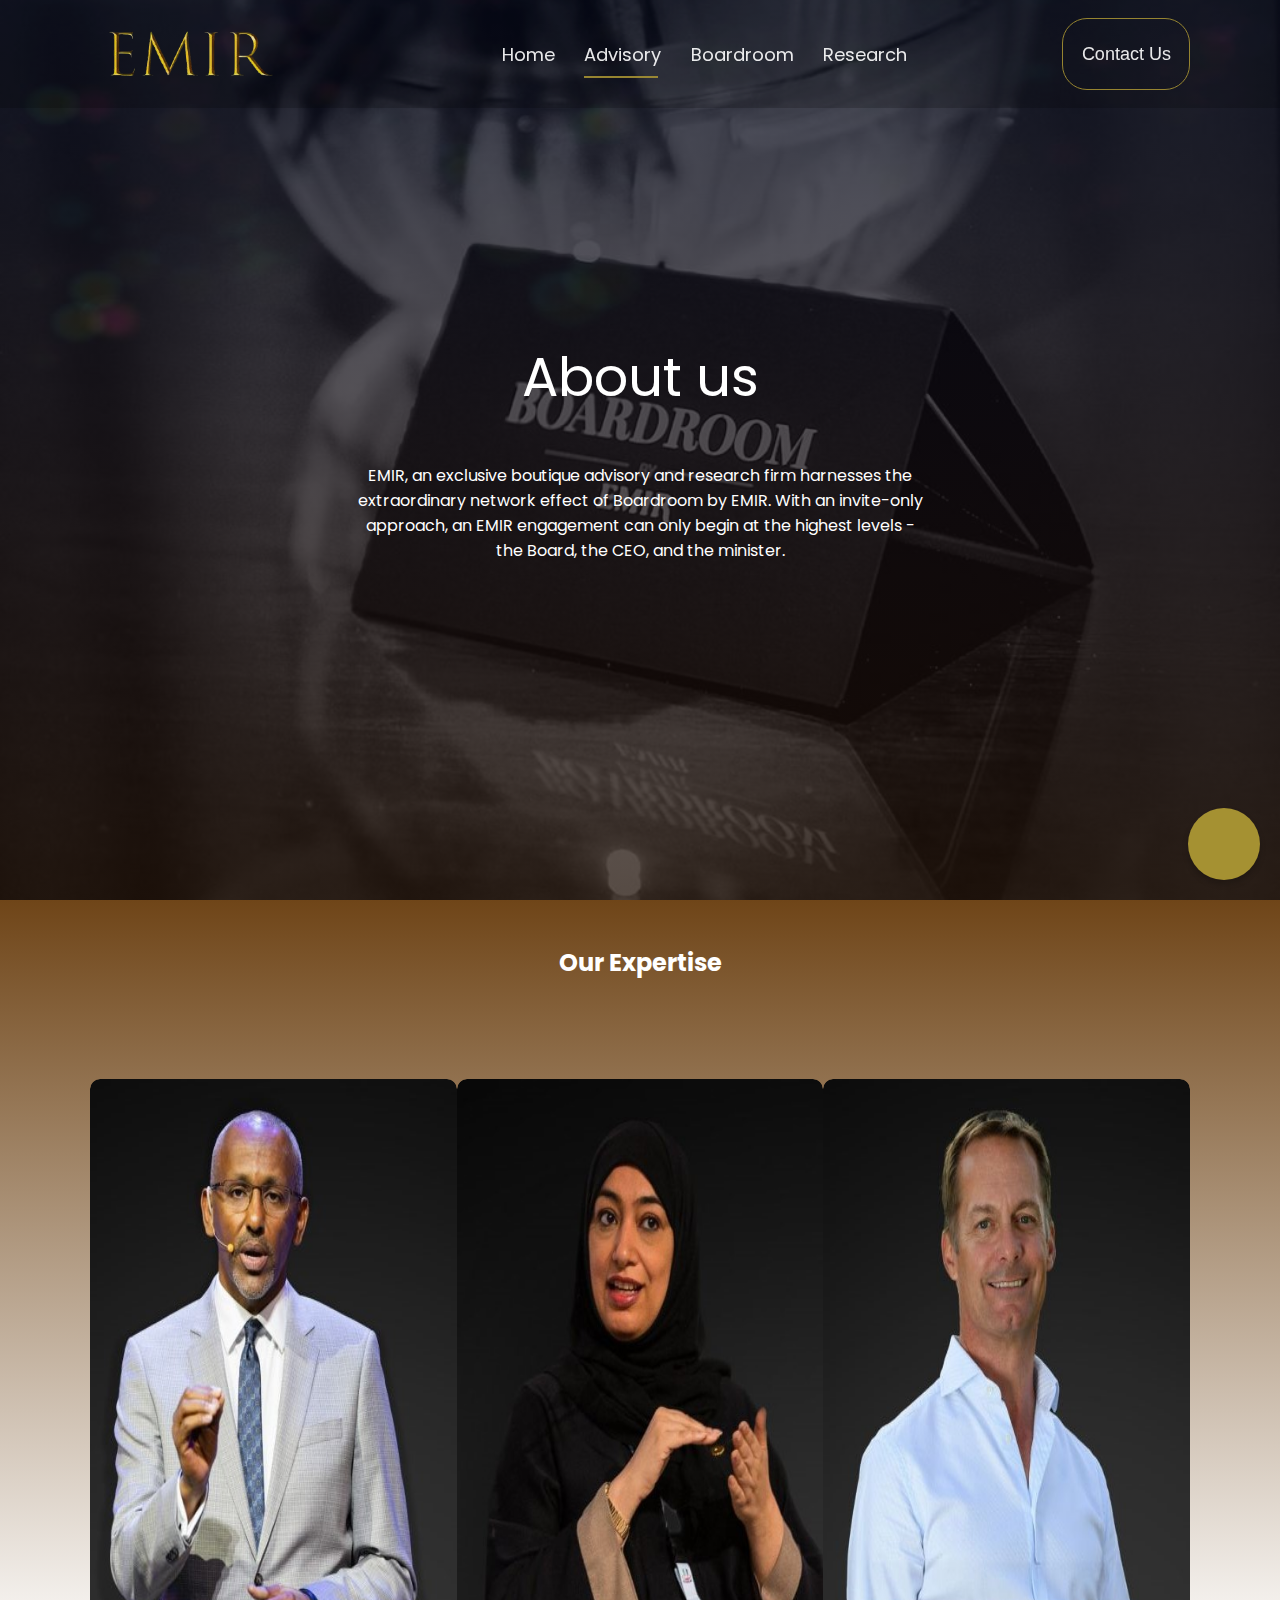
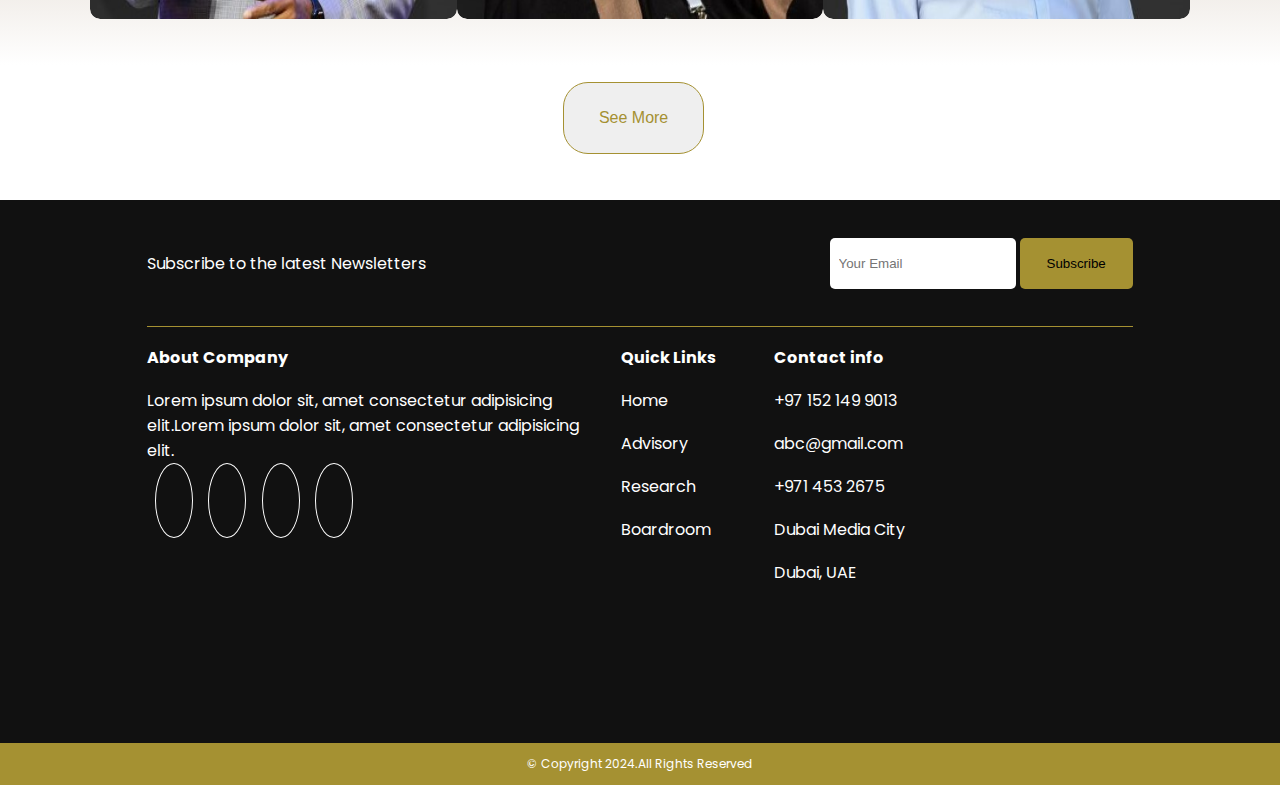
<file: advisory.html>
<!DOCTYPE html>
<html lang="en">
<head>
    <meta charset="UTF-8">
    <meta name="viewport" content="width=device-width, initial-scale=1.0">
    <title>About</title>
    <link
    rel="stylesheet"
    href="https://cdnjs.cloudflare.com/ajax/libs/font-awesome/6.4.0/css/all.min.css"
    integrity="sha512-iecdLmaskl7CVkqkXNQ/ZH/XLlvWZOJyj7Yy7tcenmpD1ypASozpmT/E0iPtmFIB46ZmdtAc9eNBvH0H/ZpiBw=="
    crossorigin="anonymous"
    referrerpolicy="no-referrer"/>
    <link rel="preconnect" href="https://fonts.googleapis.com">
    <link rel="preconnect" href="https://fonts.gstatic.com" crossorigin>
    <link href="https://fonts.googleapis.com/css2?family=Inter:ital,opsz,wght@0,14..32,100..900;1,14..32,100..900&family=Noto+Sans:ital,wght@0,100..900;1,100..900&family=Open+Sans:ital,wght@0,300..800;1,300..800&family=Poppins:ital,wght@0,100;0,200;0,300;0,400;0,500;0,600;0,700;0,800;0,900;1,100;1,200;1,300;1,400;1,500;1,600;1,700;1,800;1,900&family=Roboto:ital,wght@0,100;0,300;0,400;0,500;0,700;0,900;1,100;1,300;1,400;1,500;1,700;1,900&display=swap" rel="stylesheet">
    <link rel="stylesheet" href="advisory.css" /> 
</head>
<body>
    <section id="home">
        <!--navbar start-->
       <nav id="navbar">
          <div id="namelogo"><img src="images/emir.png" /></div>
          <div class="nav-links">
            <i class="fa-solid fa-xmark" id="cross-icon" onclick="cross()"></i>
            <a href="index.html" class="home active-link">Home</a>
            <a href="advisory.html">Advisory</a>
            <a href="boardroom.html">Boardroom</a>
            <a href="research.html">Research</a>

          </div>
          <button id="contact-btn"><a href="contact.html">Contact Us</a></button>
          <i class="fa-solid fa-bars"onclick="toggleMenu()" id="menu-icon"></i>
        </nav>
        <!--navbar ends-->
    
         <!-- First Section -->
  <section id="firstsection">
    <img src="images/boardroomcard.jpeg" alt="Background Image">
    <div id="firstsection-div">
      <h1>About us</h1>
      <p>EMIR, an exclusive boutique advisory and research firm harnesses the extraordinary network effect of Boardroom by EMIR. With an invite-only approach, an EMIR engagement can only begin at the highest levels - the Board, the CEO, and the minister.</p>
    </div>
  </section>
        
      <button id="scrollToBottomBtn"><i class="fa-solid fa-arrow-down"></i></button>
      </section>
      </section>
        <!--first-section ends-->


  <!--Project section starts-->
  <section id="project-section">
    <div id="project-outer-container">
      <h2 id="project-heading">Our Expertise</h2>
    <div id="project-container">
      <div class="project">
        <img src="images/ceo6.jpeg" class="project-img" />
        <div class="project-layer">
          <h4 class="project-title">Hanan Sakr</h4>
          <p class="project-description">Lorem ipsum dolor sit, amet consectetur adipisicing elit. Accusantium minus illum corporis similique sed rerum iure id laboriosam veritatis iste aut, veniam eligendi dolore, quo ut doloremque pariatur debitis sunt!</p>
          <a href="https://github.com/PRIYANKA22BSC/weather" class="project-link"><i class="fa-solid fa-arrow-up-right-from-square"></i
          ></a>
        </div>
      </div>
      <div class="project">
        <img src="images/ceo3.jpeg" class="project-img" />
        <div class="project-layer">
          <h4 class="project-title">Hanan Sakr</h4>
          <p class="project-description">
            Lorem ipsum dolor sit amet, consectetur adipisicing elit. Velit, necessitatibus deleniti. Quam distinctio mollitia qui asperiores omnis ex ullam animi ratione earum esse, eligendi soluta quia blanditiis aut tenetur perferendis?</p>
          <a href="https://www.behance.net/gallery/200998573/Nutri-go"class="project-link"><i class="fa-solid fa-arrow-up-right-from-square"></i
          ></a>
        </div>
      </div>
      <div class="project">
        <img src="images/ceo4.jpeg" class="project-img" />
        <div class="project-layer">
          <h4 class="project-title">Hanan Sakr</h4>
          <p class="project-description">Lorem ipsum dolor sit amet consectetur adipisicing elit. Fugit, libero odio, corrupti quo aliquid provident et a animi dolorum at esse necessitatibus. Accusamus voluptates excepturi nesciunt repudiandae voluptatibus? Possimus, porro?.</p>
          <a href="https://word.kesug.com/?i=1"class="project-link"><i class="fa-solid fa-arrow-up-right-from-square"></i
          ></a>
        </div>
      </div>
    </div>
    <div id="project-container2">
      <div class="project">
        <img src="images/ceo5.jpeg" class="project-img" />
        <div class="project-layer">
          <h4 class="project-title">Hanan Sakr</h4>
          <p class="project-description">Lorem ipsum dolor sit amet consectetur adipisicing elit. Magni nam neque quod adipisci nostrum repudiandae, eos!</p>
          <a href="https://github.com/PRIYANKA22BSC/weather" class="project-link"><i class="fa-solid fa-arrow-up-right-from-square"></i
          ></a>
        </div>
      </div>
      <div class="project">
        <img src="images/ceo4.jpeg" class="project-img" />
        <div class="project-layer">
          <h4 class="project-title">Hanan Sakr</h4>
          <p class="project-description">Lorem ipsum dolor sit amet consectetur adipisicing elit. Magni nam neque quod adipisci nostrum repudiandae, eos!</p>
          <a href="#"class="project-link"><i class="fa-solid fa-arrow-up-right-from-square"></i
          ></a>
        </div>
      </div>
      <div class="project">
        <img src="images/ceo2.jpeg" class="project-img" />
        <div class="project-layer">
          <h4 class="project-title">Hanan Sakr</h4>
          <p class="project-description">Lorem ipsum dolor sit amet consectetur adipisicing elit. Magni nam neque quod adipisci nostrum repudiandae, eos!</p>
          <a href="#"class="project-link"><i class="fa-solid fa-arrow-up-right-from-square"></i
          ></a>
        </div>
      </div>
    </div>
  </div>
    <button id="see-more-btn" onclick="project()">See More <i class="fa-solid fa-angles-down" id="see-more-icon"></i></button>
  </section>
  <!--Project section ends-->


        <!--footer section start-->
        <footer >
            <div id="firstdiv">
              <div id="firstdiv-firstchild"><p>Subscribe to the latest Newsletters</p></div>
              <div id="firstdiv-secondchild"><input type="email" placeholder="Your Email" id="footer-email">
              <button id="subscribe-btn">Subscribe</button></div>
            </div>
            <div id="seconddiv">
              <div id="seconddiv-firstchild">
           <h4>About Company</h4>
           <p>Lorem ipsum dolor sit, amet consectetur adipisicing elit.Lorem ipsum dolor sit, amet consectetur adipisicing elit.</p>
            <div id="footer-icons-container">
              <a
                href="#"
                class="social-iconlink"
                ><i class="fa-brands fa-linkedin-in"></i
              ></a>
              <a href="#"class="social-iconlink"
                ><i class="fa-brands fa-twitter"></i
              ></a>
              <a
                href="#"
                class="social-iconlink"
                ><i class="fa-brands fa-instagram"></i
              ></a>
              <a
              href="#"
              class="social-iconlink"
              ><i class="fa-brands fa-youtube"></i
            ></a>
    
            </div>
              </div>
              <div id="seconddiv-secondchild">
                <h4>Quick Links</h4>
                <a href="#" class="footer-links"><i class="fa-light fa-greater-than"></i> Home</a>
                <a href="#" class="footer-links"><i class="fa-light fa-greater-than"></i> Advisory</a>
                <a href="#" class="footer-links"><i class="fa-light fa-greater-than"></i> Research</a>
                <a href="#" class="footer-links"><i class="fa-light fa-greater-than"></i> Boardroom</a>
              </div>
              <div id="seconddiv-thirdchild">
                <h4>Contact info</h4>
                <p><i class="fa-brands fa-whatsapp"></i> +97 152 149 9013</p>
                <p><i class="fa-solid fa-envelope"></i> abc@gmail.com</p>
                <p><i class="fa-solid fa-phone"></i> +971 453 2675</p>
                <p><i class="fa-solid fa-location-dot"></i> Dubai Media City</p>
                 Dubai, UAE
              
               </div>
    
            </div>
            <div id="thirddiv"> <p>&copy Copyright 2024.All Rights Reserved
              </p></div>
            </footer>
            <!--footer section ends-->
            <!--scroll btn start-->
      <button id="scrollToTopBtn"><i class="fa-solid fa-arrow-up"></i></button>
         <!--scroll btn ends-->
    </body>
    <script src="advisory.js"></script>
</html>
</file>
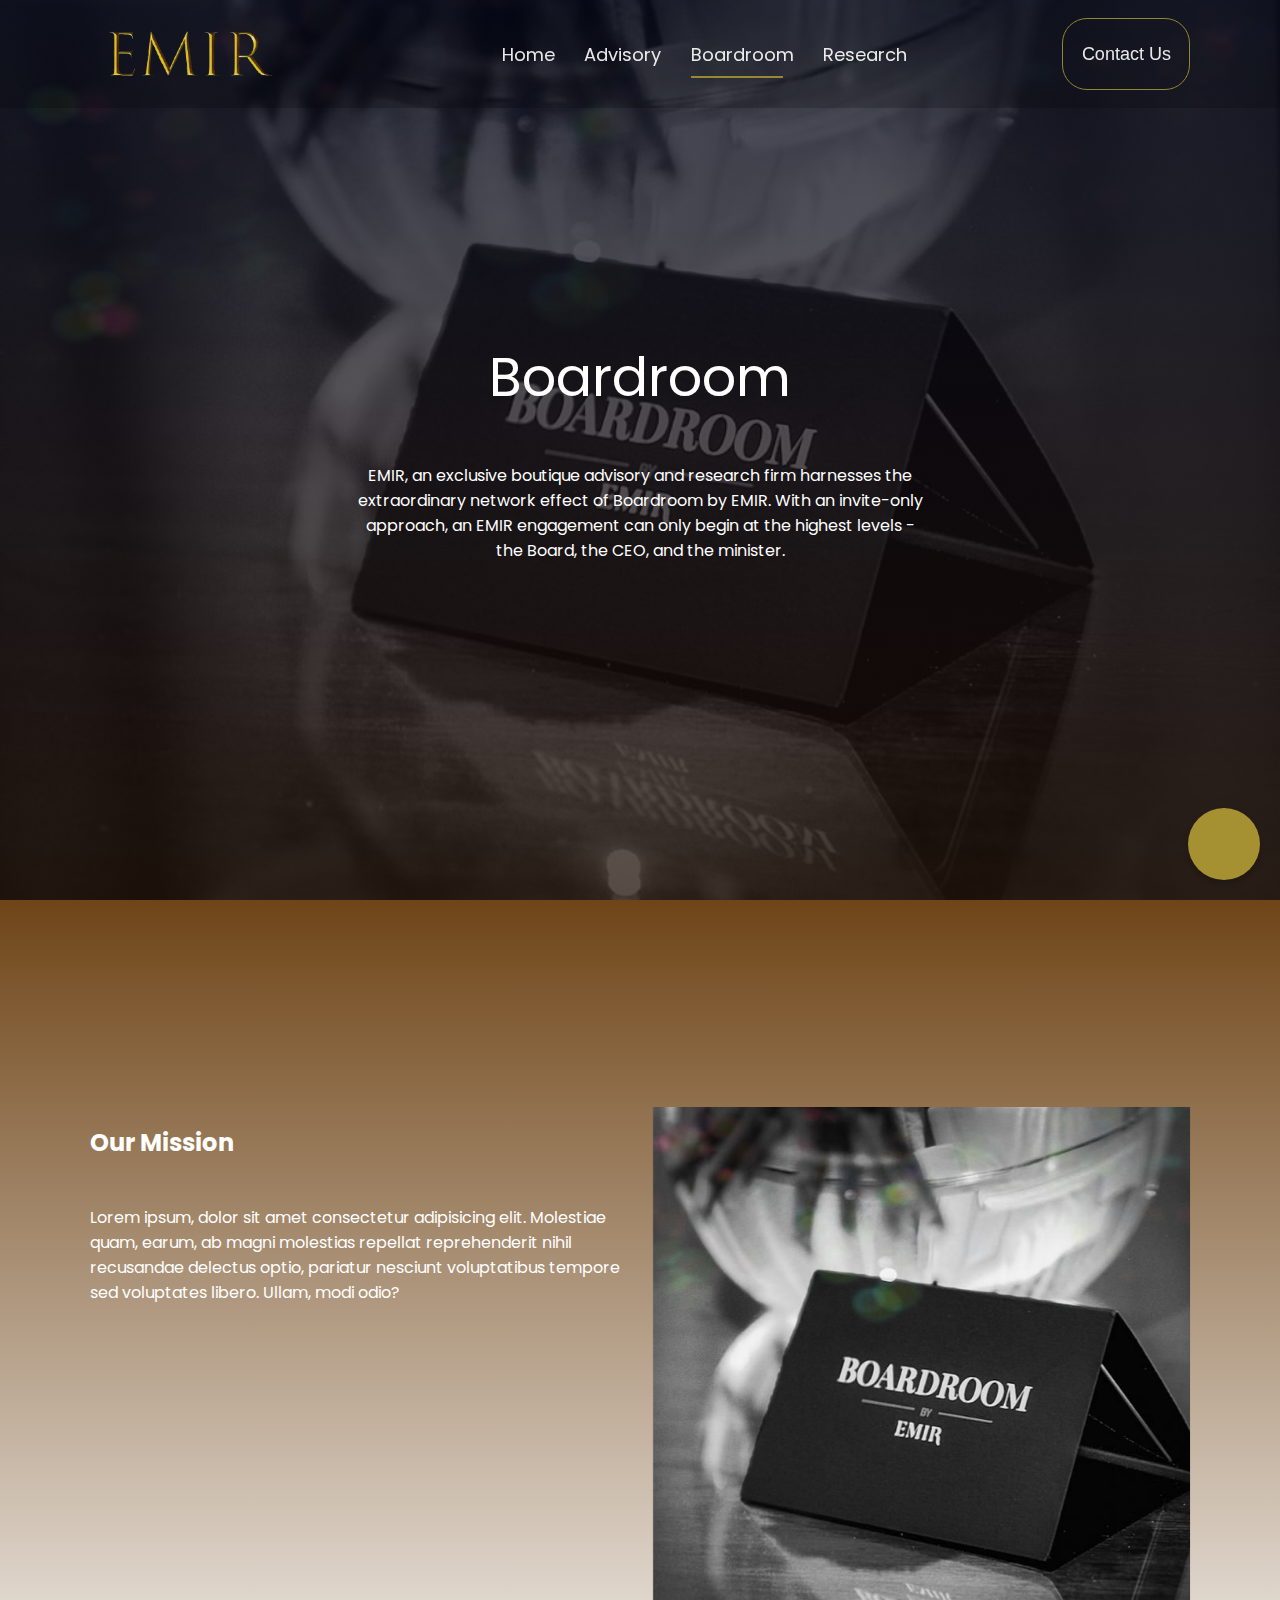
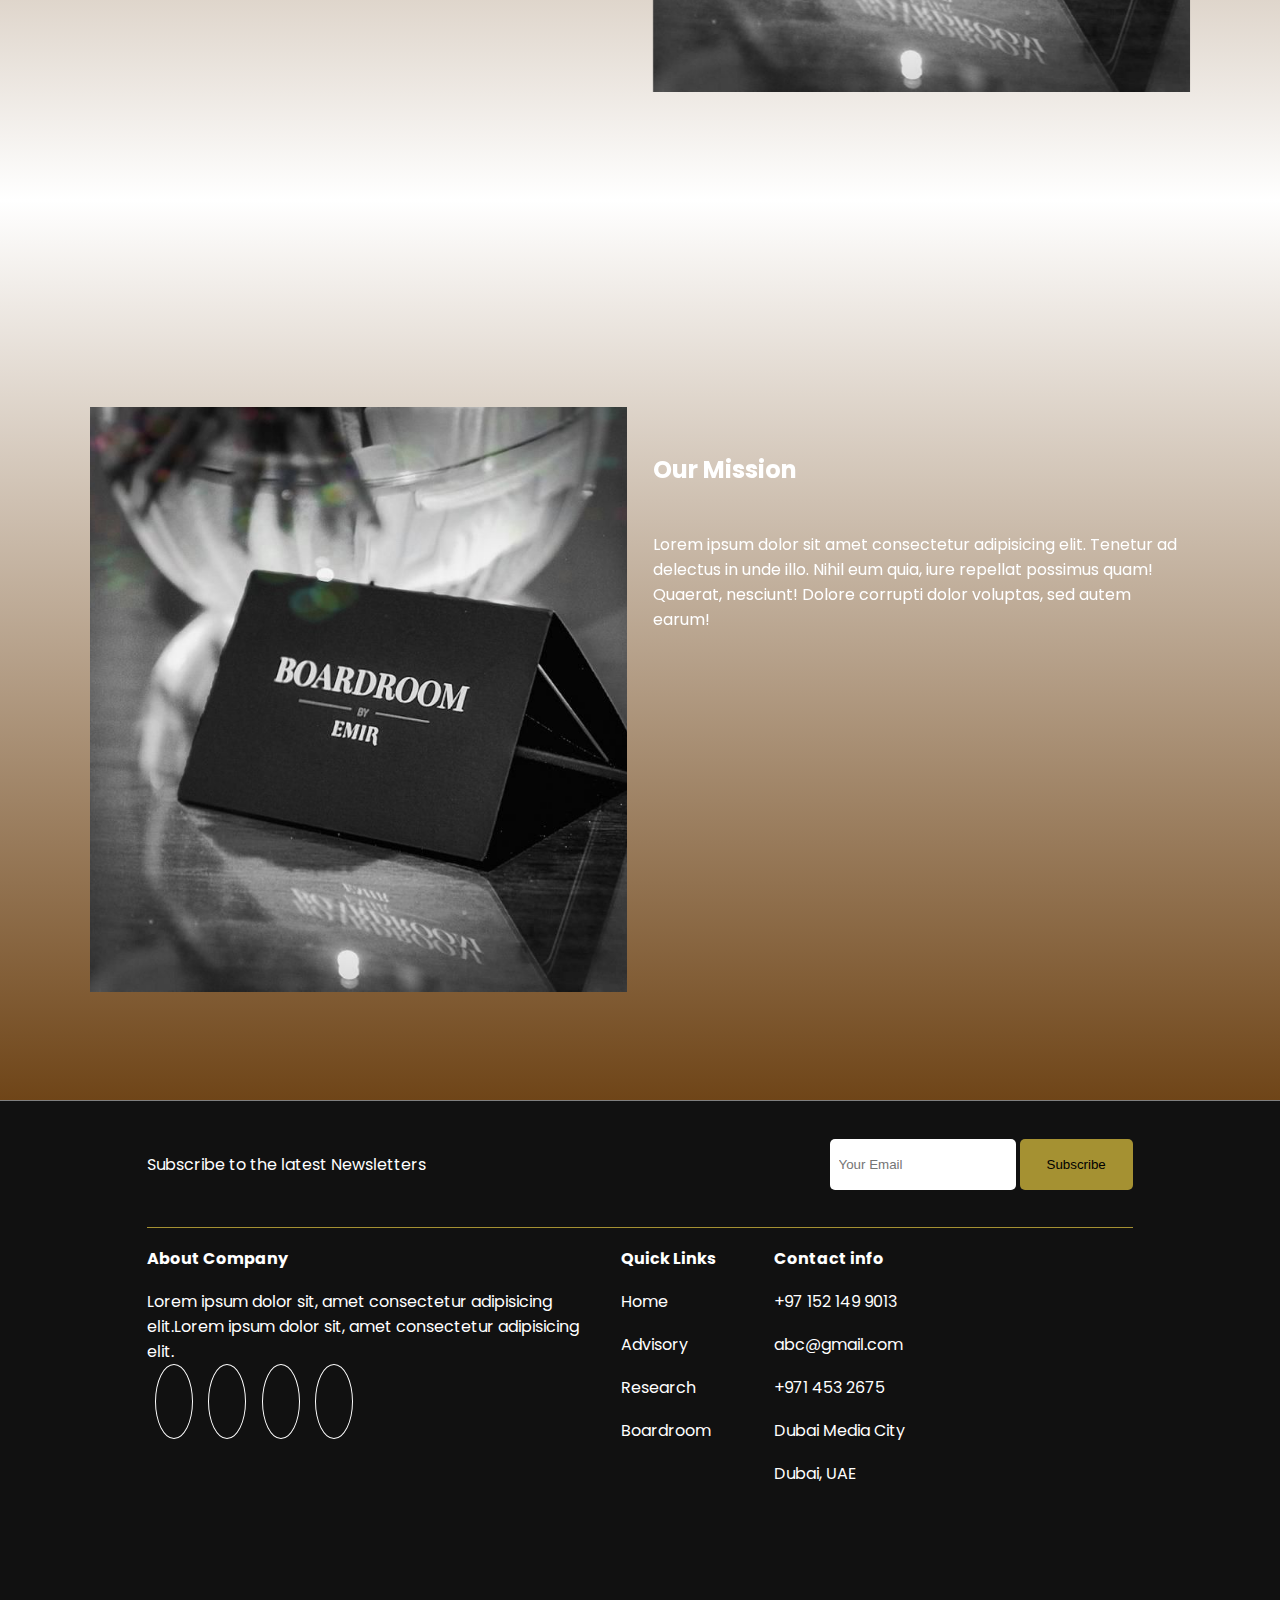
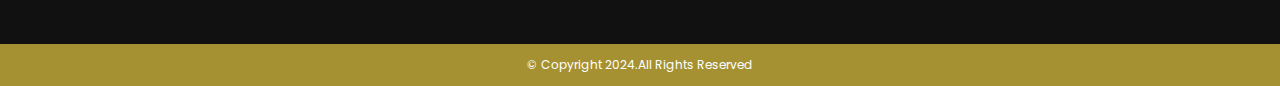
<file: boardroom.html>
<!DOCTYPE html>
<html lang="en">
<head>
    <meta charset="UTF-8">
    <meta name="viewport" content="width=device-width, initial-scale=1.0">
    <title>About</title>
    <link
    rel="stylesheet"
    href="https://cdnjs.cloudflare.com/ajax/libs/font-awesome/6.4.0/css/all.min.css"
    integrity="sha512-iecdLmaskl7CVkqkXNQ/ZH/XLlvWZOJyj7Yy7tcenmpD1ypASozpmT/E0iPtmFIB46ZmdtAc9eNBvH0H/ZpiBw=="
    crossorigin="anonymous"
    referrerpolicy="no-referrer"/>
    <link rel="preconnect" href="https://fonts.googleapis.com">
    <link rel="preconnect" href="https://fonts.gstatic.com" crossorigin>
    <link href="https://fonts.googleapis.com/css2?family=Inter:ital,opsz,wght@0,14..32,100..900;1,14..32,100..900&family=Noto+Sans:ital,wght@0,100..900;1,100..900&family=Open+Sans:ital,wght@0,300..800;1,300..800&family=Poppins:ital,wght@0,100;0,200;0,300;0,400;0,500;0,600;0,700;0,800;0,900;1,100;1,200;1,300;1,400;1,500;1,600;1,700;1,800;1,900&family=Roboto:ital,wght@0,100;0,300;0,400;0,500;0,700;0,900;1,100;1,300;1,400;1,500;1,700;1,900&display=swap" rel="stylesheet">
    <link rel="stylesheet" href="research.css" /> 
</head>
<body>
    <section id="home">
        <!--navbar start-->
       <nav id="navbar">
          <div id="namelogo"><img src="images/emir.png" /></div>
          <div class="nav-links">
            <i class="fa-solid fa-xmark" id="cross-icon" onclick="cross()"></i>
            <a href="index.html" class="home active-link">Home</a>
            <a href="advisory.html">Advisory</a>
            <a href="boardroom.html">Boardroom</a>
            <a href="research.html">Research</a>

          </div>
          <button id="contact-btn"><a href="contact.html">Contact Us</a></button>
          <i class="fa-solid fa-bars"onclick="toggleMenu()" id="menu-icon"></i>
        </nav>
        <!--navbar ends-->
    
         <!-- First Section -->
  <section id="firstsection">
    <img src="images/boardroomcard.jpeg" alt="Background Image">
    <div id="firstsection-div">
      <h1>Boardroom</h1>
      <p>EMIR, an exclusive boutique advisory and research firm harnesses the extraordinary network effect of Boardroom by EMIR. With an invite-only approach, an EMIR engagement can only begin at the highest levels - the Board, the CEO, and the minister.</p>
    </div>
  </section>
      <button id="scrollToBottomBtn"><i class="fa-solid fa-arrow-down"></i></button>
      </section>
      </section>
        <!--first-section ends-->
        
 <!--second-section start-->
 <section id="secondsection">
  <div id="secondsection-leftdiv">
    <h2>
      Our Mission
    </h2>
    <p>
     Lorem ipsum, dolor sit amet consectetur adipisicing elit. Molestiae quam, earum, ab magni molestias repellat reprehenderit nihil recusandae delectus optio, pariatur nesciunt voluptatibus tempore sed voluptates libero. Ullam, modi odio?
    </p>
  </div>
  <div id="secondsection-rightdiv">
    <img src="images/boardroomcard.jpeg" alt="Background Image">
  </div>
</section>
</section>

<!--second-section ends-->

<!--about-section start-->

<section id="about-section">
  <div id="aboutsection-leftdiv">
    
      <img src="images/boardroomcard.jpeg"id="abtsection-img" alt="image">
    
  </div>
  <div id="aboutsection-rightdiv">
    <h2>
      Our Mission
    </h2>
    <p>
  Lorem ipsum dolor sit amet consectetur adipisicing elit. Tenetur ad delectus in unde illo. Nihil eum quia, iure repellat possimus quam! Quaerat, nesciunt! Dolore corrupti dolor voluptas, sed autem earum!
     
    </p>
  </div>
</section>
<!--about Section ends-->
<!--footer section star-->

<footer >
  <div id="firstdiv">
    <div id="firstdiv-firstchild"><p>Subscribe to the latest Newsletters</p></div>
    <div id="firstdiv-secondchild"><input type="email" placeholder="Your Email" id="footer-email">
    <button id="subscribe-btn">Subscribe</button></div>
  </div>
  <div id="seconddiv">
    <div id="seconddiv-firstchild">
 <h4>About Company</h4>
 <p>Lorem ipsum dolor sit, amet consectetur adipisicing elit.Lorem ipsum dolor sit, amet consectetur adipisicing elit.</p>
  <div id="footer-icons-container">
    <a
      href="#"
      class="social-iconlink"
      ><i class="fa-brands fa-linkedin-in"></i
    ></a>
    <a href="#"class="social-iconlink"
      ><i class="fa-brands fa-twitter"></i
    ></a>
    <a
      href="#"
      class="social-iconlink"
      ><i class="fa-brands fa-instagram"></i
    ></a>
    <a
    href="#"
    class="social-iconlink"
    ><i class="fa-brands fa-youtube"></i
  ></a>

  </div>
    </div>
    <div id="seconddiv-secondchild">
      <h4>Quick Links</h4>
      <a href="#" class="footer-links"><i class="fa-light fa-greater-than"></i> Home</a>
      <a href="#" class="footer-links"><i class="fa-light fa-greater-than"></i> Advisory</a>
      <a href="#" class="footer-links"><i class="fa-light fa-greater-than"></i> Research</a>
      <a href="#" class="footer-links"><i class="fa-light fa-greater-than"></i> Boardroom</a>
    </div>
    <div id="seconddiv-thirdchild">
      <h4>Contact info</h4>
      <p><i class="fa-brands fa-whatsapp"></i> +97 152 149 9013</p>
      <p><i class="fa-solid fa-envelope"></i> abc@gmail.com</p>
      <p><i class="fa-solid fa-phone"></i> +971 453 2675</p>
      <p><i class="fa-solid fa-location-dot"></i> Dubai Media City</p>
       Dubai, UAE
    
     </div>

  </div>
  <div id="thirddiv"> <p>&copy Copyright 2024.All Rights Reserved
    </p></div>
  </footer>
<!--footer section ends-->
            <!--scroll btn start-->
      <button id="scrollToTopBtn"><i class="fa-solid fa-arrow-up"></i></button>
         <!--scroll btn ends-->
    </body>
    <script src="advisory.js"></script>
</html>
</file>
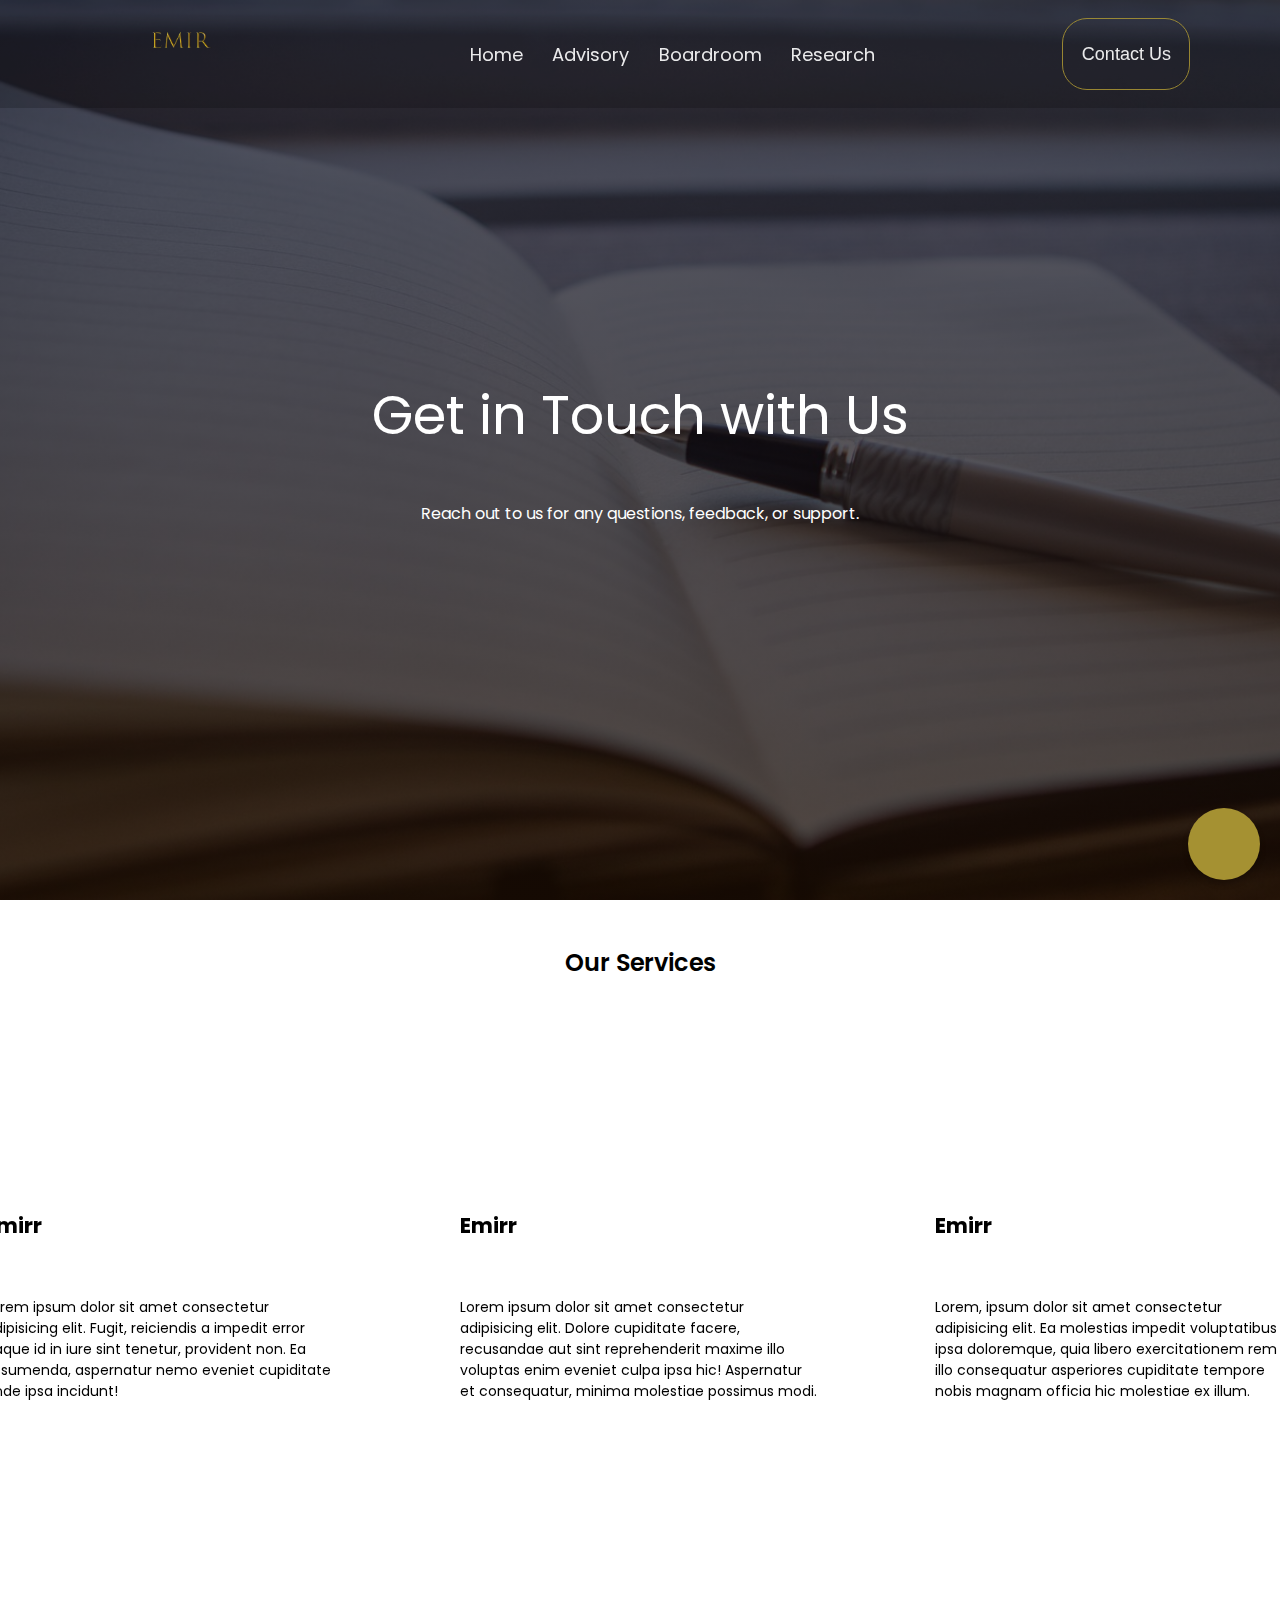
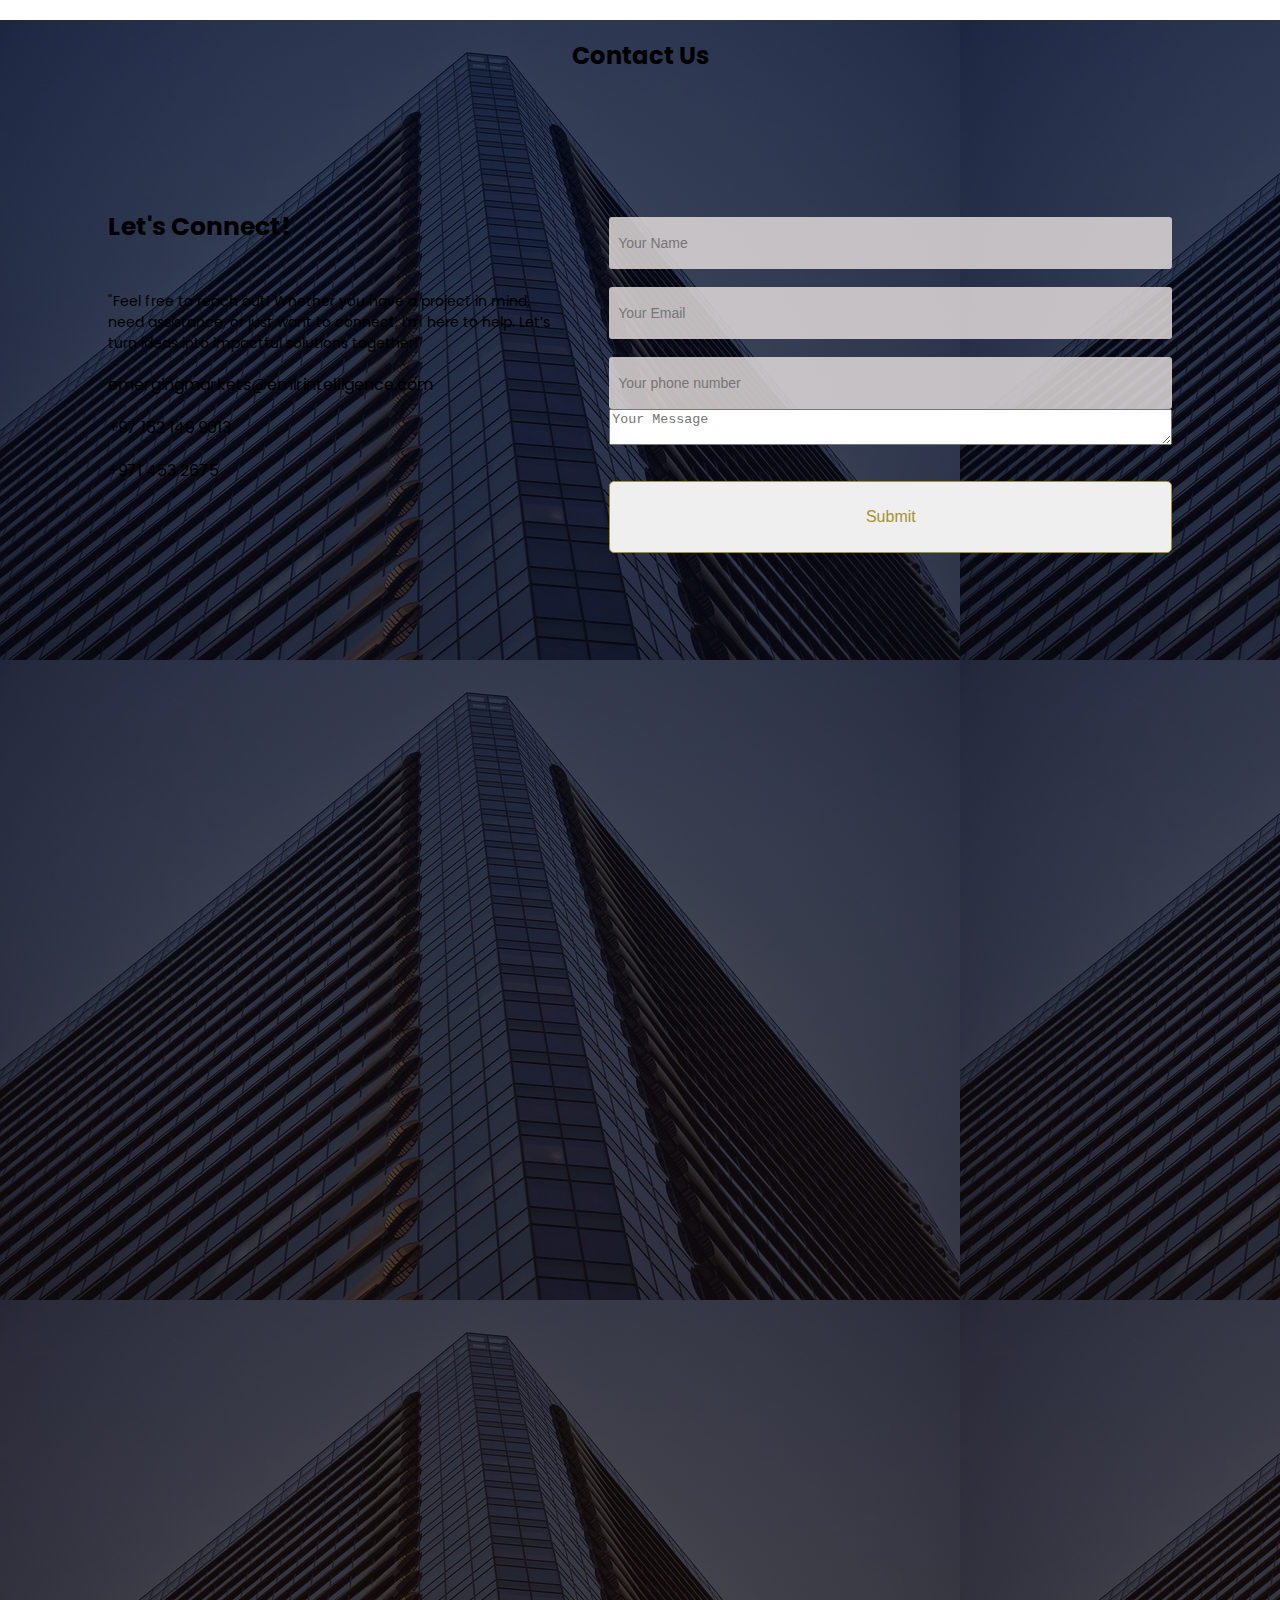
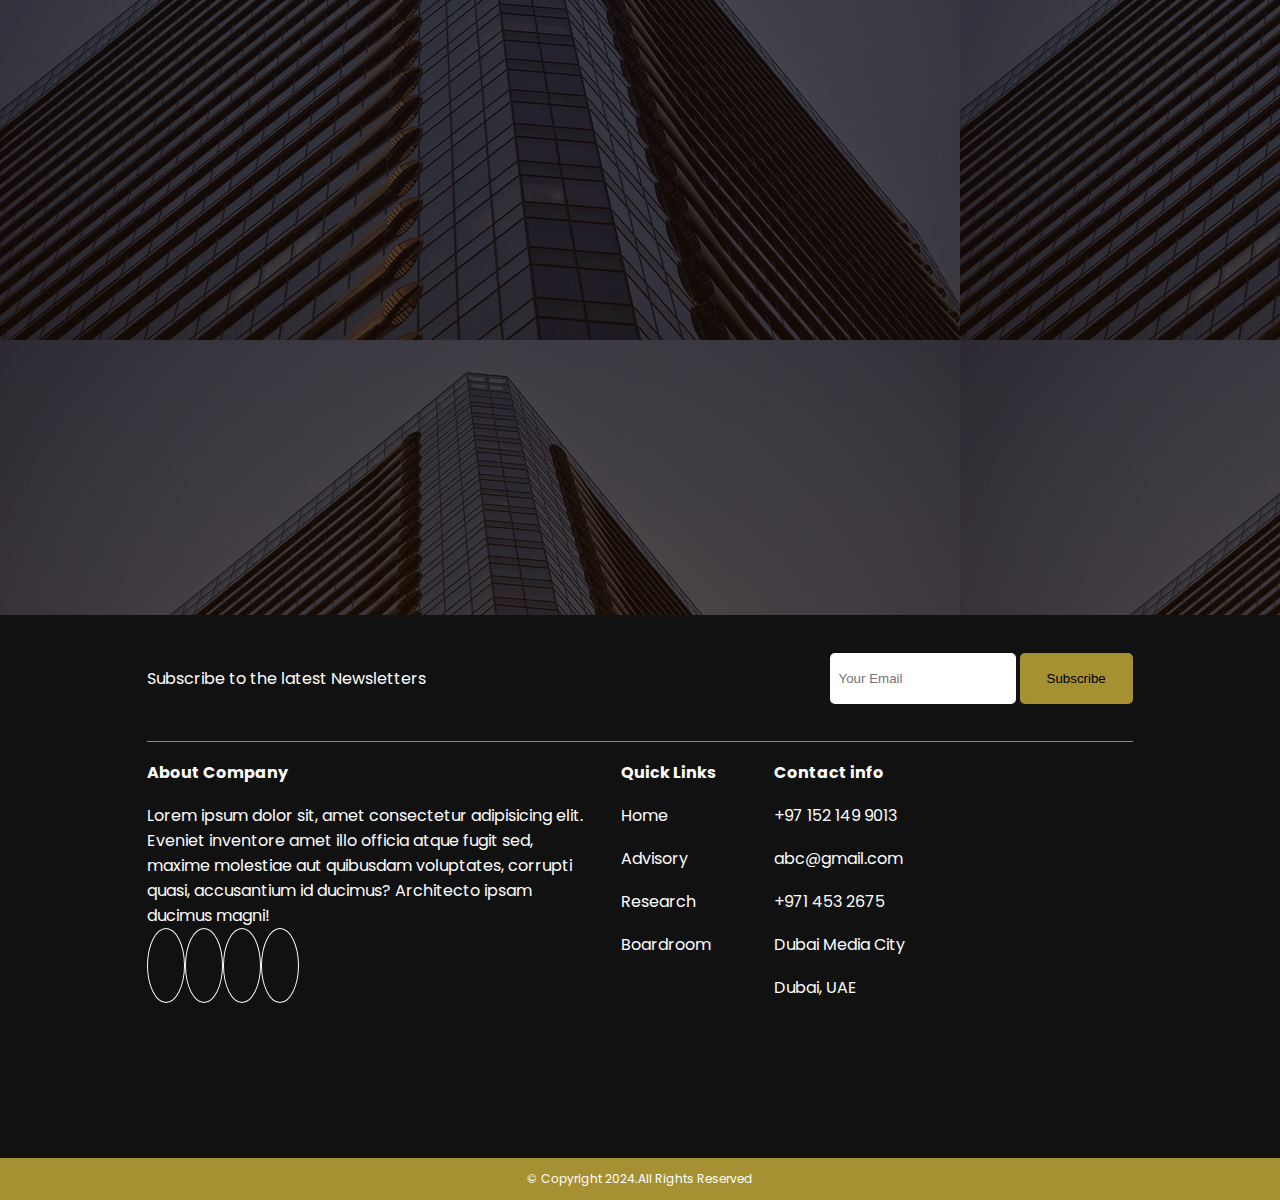
<file: contact.html>
<!DOCTYPE html>
<html lang="en">
<head>
    <meta charset="UTF-8">
    <meta name="viewport" content="width=device-width, initial-scale=1.0">
    <title>Contact</title>
    <link
    rel="stylesheet"
    href="https://cdnjs.cloudflare.com/ajax/libs/font-awesome/6.4.0/css/all.min.css"
    integrity="sha512-iecdLmaskl7CVkqkXNQ/ZH/XLlvWZOJyj7Yy7tcenmpD1ypASozpmT/E0iPtmFIB46ZmdtAc9eNBvH0H/ZpiBw=="
    crossorigin="anonymous"
    referrerpolicy="no-referrer"/>
    <link rel="preconnect" href="https://fonts.googleapis.com">
    <link rel="preconnect" href="https://fonts.gstatic.com" crossorigin>
    <link href="https://fonts.googleapis.com/css2?family=Inter:ital,opsz,wght@0,14..32,100..900;1,14..32,100..900&family=Noto+Sans:ital,wght@0,100..900;1,100..900&family=Open+Sans:ital,wght@0,300..800;1,300..800&family=Poppins:ital,wght@0,100;0,200;0,300;0,400;0,500;0,600;0,700;0,800;0,900;1,100;1,200;1,300;1,400;1,500;1,600;1,700;1,800;1,900&family=Roboto:ital,wght@0,100;0,300;0,400;0,500;0,700;0,900;1,100;1,300;1,400;1,500;1,700;1,900&display=swap" rel="stylesheet">
    <link rel="stylesheet" href="contact.css" /> 
</head>
<body>
  <section id="home">
    <!--navbar start-->
   <nav id="navbar">
      <div id="namelogo"><img src="images/emir.png" /></div>
      <div class="nav-links">
        <i class="fa-solid fa-xmark" id="cross-icon" onclick="cross()"></i>
        <a href="index.html" class="home active-link">Home</a>
        <a href="advisory.html">Advisory</a>
        <a href="boardroom.html">Boardroom</a>
        <a href="research.html">Research</a>

      </div>
      <button id="contact-btn"><a href="contact.html">Contact Us</a></button>
      <i class="fa-solid fa-bars"onclick="toggleMenu()" id="menu-icon"></i>
    </nav>
    <!--navbar ends-->

     <!-- First Section -->
<section id="firstsection">
<img src="images/contactbanner.jpg" alt="Background Image">
<div id="firstsection-div">
  <h1>Get in Touch with Us</h1>
  <p>Reach out to us for any questions, feedback, or support.</p>
</div>
</section>
    
  <button id="scrollToBottomBtn"><i class="fa-solid fa-arrow-down"></i></button>
  </section>
  </section>
    <!--first-section ends-->



    <!--Services section start-->
    <section id="service-section">
      <h2 id="my-service"> Our  Services</h2>
      <div id="service-container">
        <div class="services">
          <i class="fa-solid fa-user" class="service-icon"></i>
          <h2>Emirr</h2>
          <p>
           Lorem ipsum dolor sit amet consectetur adipisicing elit. Fugit, reiciendis a impedit error eaque id in iure sint tenetur, provident non. Ea assumenda, aspernatur nemo eveniet cupiditate unde ipsa incidunt!
          </p>
        </div>
        <div class="services">
          <i class="fa-solid fa-user" class="service-icon"></i>
          <h2>Emirr</h2>
          <p>
           Lorem ipsum dolor sit amet consectetur adipisicing elit. Dolore cupiditate facere, recusandae aut sint reprehenderit maxime illo voluptas enim eveniet culpa ipsa hic! Aspernatur et consequatur, minima molestiae possimus modi.
          </p>
        </div>
        <div class="services">
          <i class="fa-solid fa-user"></i>
          <h2>Emirr</h2>
          <p>
           Lorem, ipsum dolor sit amet consectetur adipisicing elit. Ea molestias impedit voluptatibus ipsa doloremque, quia libero exercitationem rem illo consequatur asperiores cupiditate tempore nobis magnam officia hic molestiae ex illum.
          </p>
        </div>
      </div>
    </section>
    <!--Services section ends-->


    <!--contact section start-->
    <section id="contact-outer-section" style="background-image: linear-gradient(rgba(4, 9, 30, 0.7), rgba(30, 14, 4, 0.7)), url('images/background.jpg')">
      <h2>Contact Us</h2>
   <section id="contact-section">
     <div id="contact-section-leftdiv">
      <h2 id="let-connect">Let's Connect!</h2>
      <p id="contact-para">"Feel free to reach out! Whether you have a project in mind, need assistance, or just want to connect, I’m here to help. Let’s turn ideas into impactful solutions together!"</p>
     <span class="email"> <i class="fa-solid fa-envelope" class="email-icon"></i> emergingmarkets@emirintelligence.com </span>
     <span class="email"> <i class="fa-brands fa-whatsapp" class="email-icon"></i> +97 152 149 9013</span>
     <span class="email"> <i class="fa-solid fa-phone" class="email-icon"></i>  +971 453 2675</span>
      <div id="contact-icons-container">
        <i class="fa-brands fa-linkedin" class="contact-icons"></i>
        <i class="fa-brands fa-square-github"class="contact-icons"></i>
        <i class="fa-brands fa-square-behance"class="contact-icons"></i>
      </div>
     </div>
     <div id="contact-section-form">
      <form id="form">
        <input type="text" placeholder="Your Name" class="input" id="name" required>
        <input type="email" placeholder="Your Email" class="input" id="email"  required>
        <input type="tel" id="phone" name="phone" placeholder="Your phone number"required>
       <textarea placeholder="Your Message" id="message"></textarea>
        <button id="submit-btn" onclick="sendMail()">Submit</button>
      </form>
    </div>
   </section>
  </section>
     <!--contact section ends-->

      <!--footer section start-->
      <footer >
        <div id="firstdiv">
          <div id="firstdiv-firstchild"><p>Subscribe to the latest Newsletters</p></div>
          <div id="firstdiv-secondchild"><input type="email" placeholder="Your Email" id="footer-email">
          <button id="subscribe-btn">Subscribe</button></div>
        </div>
        <div id="seconddiv">
          <div id="seconddiv-firstchild">
       <h4>About Company</h4>
        <p>Lorem ipsum dolor sit, amet consectetur adipisicing elit. Eveniet inventore amet illo officia atque fugit sed, maxime molestiae aut quibusdam voluptates, corrupti quasi, accusantium id ducimus? Architecto ipsam ducimus magni!</p>
        <div id="footer-icons-container">
          <a
            href="#"
            class="social-iconlink"
            ><i class="fa-brands fa-linkedin-in"></i
          ></a>
          <a href="#"class="social-iconlink"
            ><i class="fa-brands fa-twitter"></i
          ></a>
          <a
            href="#"
            class="social-iconlink"
            ><i class="fa-brands fa-instagram"></i
          ></a>
          <a
          href="#"
          class="social-iconlink"
          ><i class="fa-brands fa-youtube"></i
        ></a>
         
        </div>
          </div>
          <div id="seconddiv-secondchild">
            <h4>Quick Links</h4>
            <a href="#" class="footer-links"><i class="fa-light fa-greater-than"></i> Home</a>
            <a href="#" class="footer-links"><i class="fa-light fa-greater-than"></i> Advisory</a>
            <a href="#" class="footer-links"><i class="fa-light fa-greater-than"></i> Research</a>
            <a href="#" class="footer-links"><i class="fa-light fa-greater-than"></i> Boardroom</a>
          </div>
          <div id="seconddiv-thirdchild">
            <h4>Contact info</h4>
            <p><i class="fa-brands fa-whatsapp"></i> +97 152 149 9013</p>
            <p><i class="fa-solid fa-envelope"></i> abc@gmail.com</p>
            <p><i class="fa-solid fa-phone"></i> +971 453 2675</p>
            <p><i class="fa-solid fa-location-dot"></i> Dubai Media City</p>
             Dubai, UAE
          
           </div>

        </div>
        <div id="thirddiv"> <p>&copy Copyright 2024.All Rights Reserved
          </p></div>
        </footer>
        <!--footer section ends-->
        <!--scroll btn start-->
  <button id="scrollToTopBtn"><i class="fa-solid fa-arrow-up"></i></button>
     <!--scroll btn ends-->
</body>
<script>
  /*---active-link js start---*/
  const navLinks = document.querySelectorAll('.nav-links a');

// Function to set the active link based on the current URL
function updateActiveLink() {
    const currentPath = window.location.pathname.split('/').pop(); // Get current file name
    navLinks.forEach(link => {
        link.classList.remove('active-link');
        if (link.getAttribute('href') === currentPath) {
            link.classList.add('active-link');
        }
    });
}

// Update active link on page load
updateActiveLink();

// Also update when a link is clicked
navLinks.forEach(link => {
    link.addEventListener('click', () => {
        updateActiveLink();
    });
});

/*---active-link js end---*/


/*---js start for toggling menu---*/

function toggleMenu(){
    let navlink=document.querySelector(".nav-links");
    navlink.classList.toggle('show');
   }

/*---js end for toggling menu---*/

/*--js for cross-icon starts--*/
 function cross(){
    let navlink=document.querySelector(".nav-links");
    navlink.classList.remove('show');
 }
/*--js for cross-icon ends--*/



  /*-- transition js start for contact hero section--*/
document.addEventListener("DOMContentLoaded", () => {
  const sectionDiv = document.getElementById("firstsection-div");

  // Add the 'visible' class to trigger the transition effect
  setTimeout(() => {
    sectionDiv.classList.add("visible");
  }, 100); // Delay for smoother effect
});
/*-- transition js ends for  contact section --*/

/*--scroll bottom to top btn js start--*/
 // Select the button
 const scrollToTopBtn = document.getElementById('scrollToTopBtn');

 // Show button when scrolled down 200px
 window.addEventListener('scroll', () => {
   if (window.scrollY > 200) {
     scrollToTopBtn.style.display = 'block';
   } else {
     scrollToTopBtn.style.display = 'none';
   }
 });

 // Scroll to the top when button is clicked
 scrollToTopBtn.addEventListener('click', () => {
   window.scrollTo({
     top: 0,
     behavior: 'smooth' // Smooth scrolling
   });
 });
/*--scroll bottom to top btn js ends--*/


/*--scroll top to bottom  btn js start--*/
  // Select the button
  const scrollToBottomBtn = document.getElementById('scrollToBottomBtn');

  // Scroll to the bottom when button is clicked
  scrollToBottomBtn.addEventListener('click', () => {
    window.scrollTo({
      top: document.body.scrollHeight, // Scroll to the bottom
      behavior: 'smooth' // Smooth scrolling
    });
  });
/*--scroll top to bottom btn js ends--*/


</script>
</html>
</file>
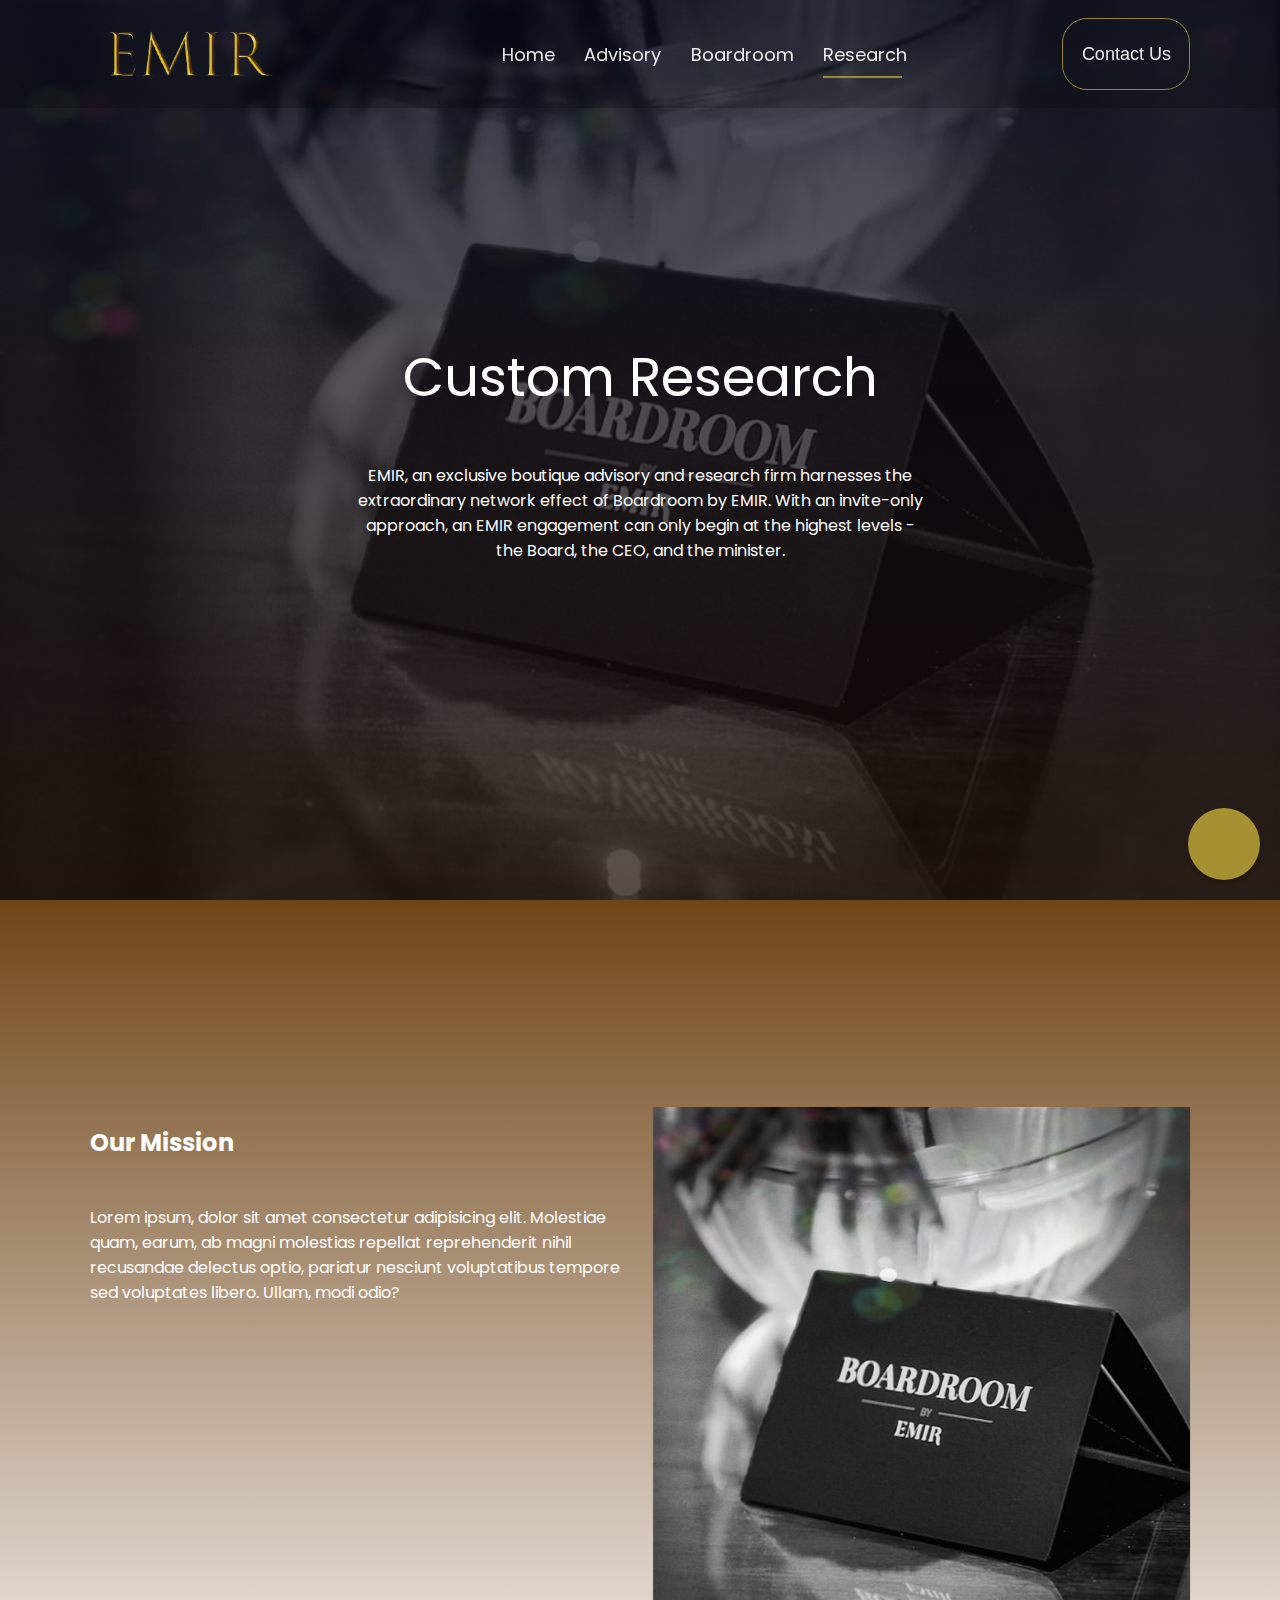
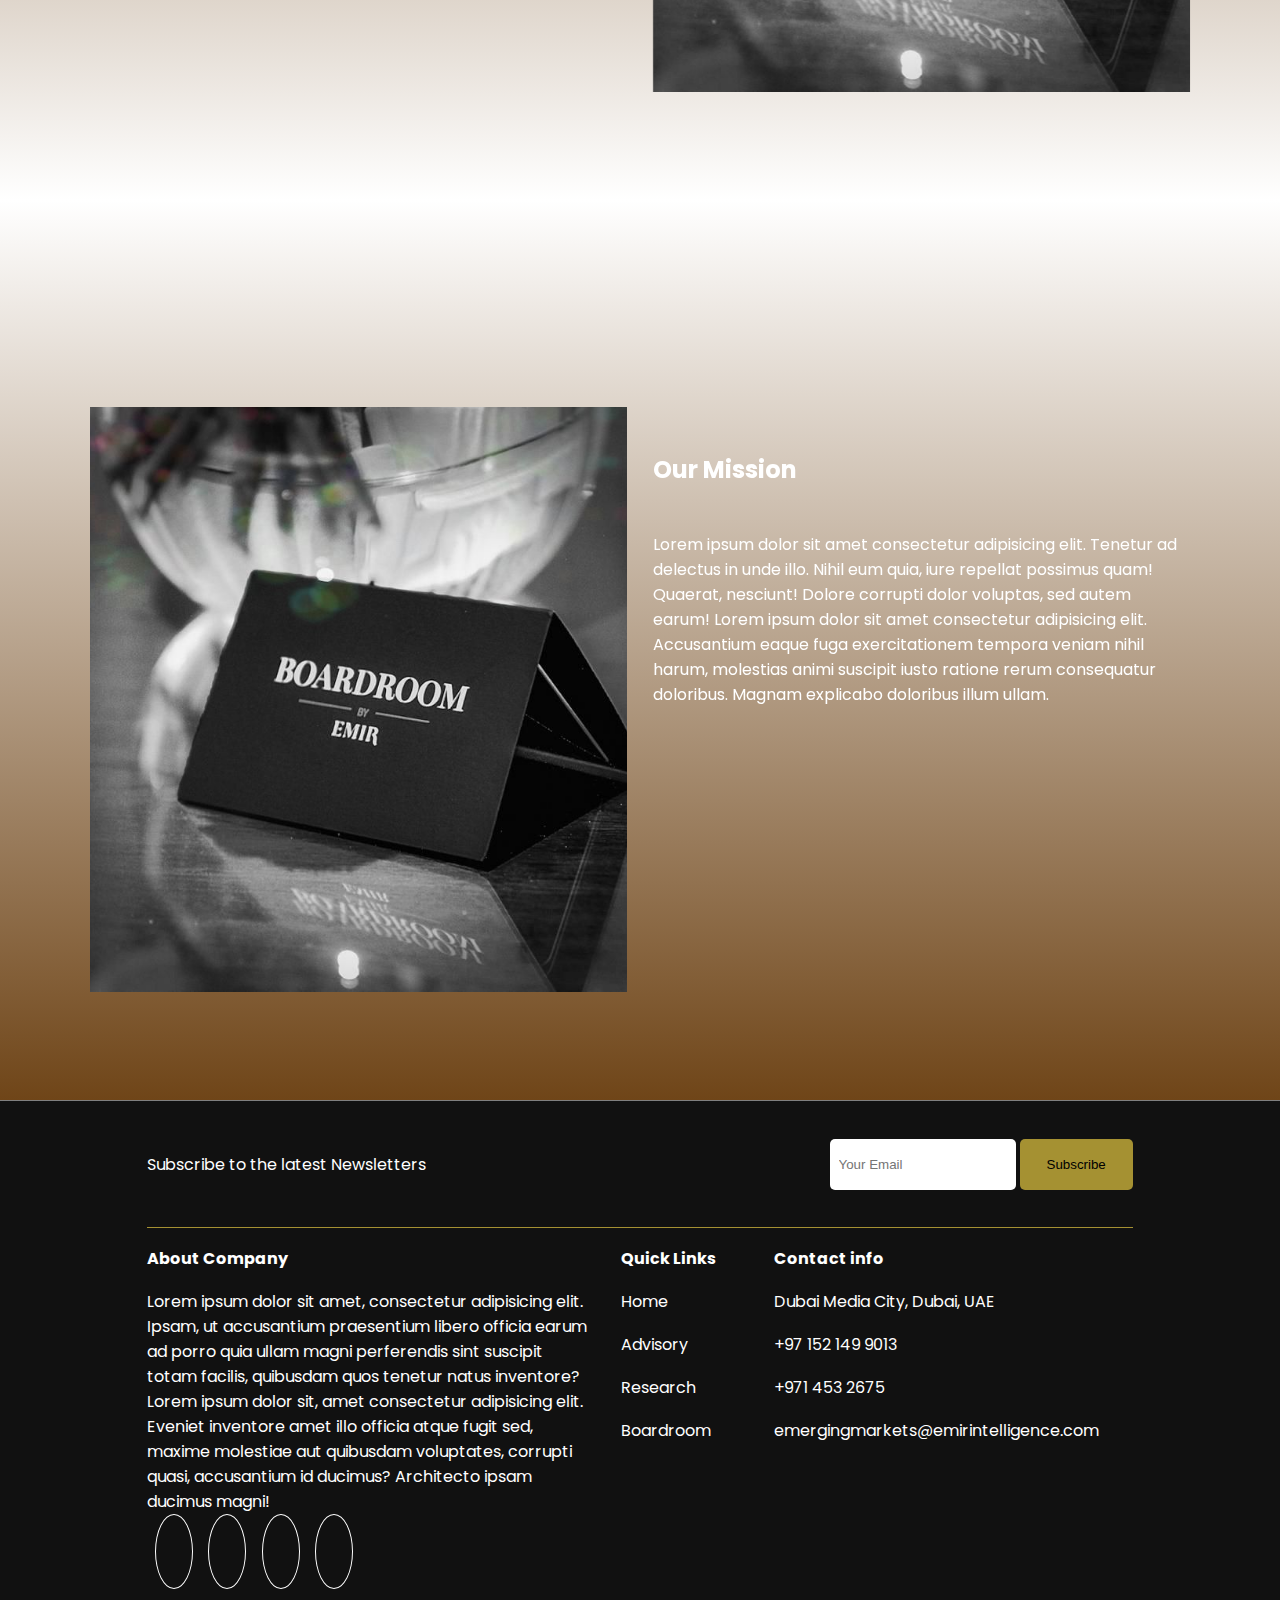
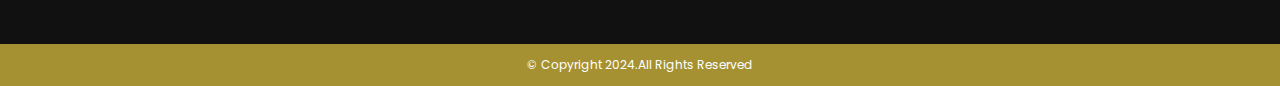
<file: research.html>
<!DOCTYPE html>
<html lang="en">
<head>
    <meta charset="UTF-8">
    <meta name="viewport" content="width=device-width, initial-scale=1.0">
    <title>About</title>
    <link
    rel="stylesheet"
    href="https://cdnjs.cloudflare.com/ajax/libs/font-awesome/6.4.0/css/all.min.css"
    integrity="sha512-iecdLmaskl7CVkqkXNQ/ZH/XLlvWZOJyj7Yy7tcenmpD1ypASozpmT/E0iPtmFIB46ZmdtAc9eNBvH0H/ZpiBw=="
    crossorigin="anonymous"
    referrerpolicy="no-referrer"/>
    <link rel="preconnect" href="https://fonts.googleapis.com">
    <link rel="preconnect" href="https://fonts.gstatic.com" crossorigin>
    <link href="https://fonts.googleapis.com/css2?family=Inter:ital,opsz,wght@0,14..32,100..900;1,14..32,100..900&family=Noto+Sans:ital,wght@0,100..900;1,100..900&family=Open+Sans:ital,wght@0,300..800;1,300..800&family=Poppins:ital,wght@0,100;0,200;0,300;0,400;0,500;0,600;0,700;0,800;0,900;1,100;1,200;1,300;1,400;1,500;1,600;1,700;1,800;1,900&family=Roboto:ital,wght@0,100;0,300;0,400;0,500;0,700;0,900;1,100;1,300;1,400;1,500;1,700;1,900&display=swap" rel="stylesheet">
    <link rel="stylesheet" href="research.css" /> 
</head>
<body>
    <section id="home">
        <!--navbar start-->
       <nav id="navbar">
          <div id="namelogo"><img src="images/emir.png" /></div>
          <div class="nav-links">
            <i class="fa-solid fa-xmark" id="cross-icon" onclick="cross()"></i>
            <a href="index.html" class="home active-link">Home</a>
            <a href="advisory.html">Advisory</a>
            <a href="boardroom.html">Boardroom</a>
            <a href="research.html">Research</a>

          </div>
          <button id="contact-btn"><a href="contact.html">Contact Us</a></button>
          <i class="fa-solid fa-bars"onclick="toggleMenu()" id="menu-icon"></i>
        </nav>
        <!--navbar ends-->
    
         <!-- First Section -->
  <section id="firstsection">
    <img src="images/boardroomcard.jpeg" alt="Background Image">
    <div id="firstsection-div">
      <h1>Custom Research</h1>
      <p>EMIR, an exclusive boutique advisory and research firm harnesses the extraordinary network effect of Boardroom by EMIR. With an invite-only approach, an EMIR engagement can only begin at the highest levels - the Board, the CEO, and the minister.</p>
    </div>
  </section>
      <button id="scrollToBottomBtn"><i class="fa-solid fa-arrow-down"></i></button>
      </section>
      </section>
        <!--first-section ends-->
        
 <!--second-section start-->
 <section id="secondsection">
  <div id="secondsection-leftdiv">
    <h2>
      Our Mission
    </h2>
    <p>
     Lorem ipsum, dolor sit amet consectetur adipisicing elit. Molestiae quam, earum, ab magni molestias repellat reprehenderit nihil recusandae delectus optio, pariatur nesciunt voluptatibus tempore sed voluptates libero. Ullam, modi odio?
    </p>
  </div>
  <div id="secondsection-rightdiv">
    <img src="images/boardroomcard.jpeg" alt="Background Image">
  </div>
</section>
</section>

<!--second-section ends-->

<!--about-section start-->

<section id="about-section">
  <div id="aboutsection-leftdiv">
    
      <img src="images/boardroomcard.jpeg"id="abtsection-img" alt="image">
    
  </div>
  <div id="aboutsection-rightdiv">
    <h2>
      Our Mission
    </h2>
    <p>
  Lorem ipsum dolor sit amet consectetur adipisicing elit. Tenetur ad delectus in unde illo. Nihil eum quia, iure repellat possimus quam! Quaerat, nesciunt! Dolore corrupti dolor voluptas, sed autem earum!
      Lorem ipsum dolor sit amet consectetur adipisicing elit. Accusantium eaque fuga exercitationem tempora veniam nihil harum, molestias animi suscipit iusto ratione rerum consequatur doloribus. Magnam explicabo doloribus illum ullam.
    </p>
  </div>
</section>
<!--about Section ends-->

        <!--footer section start-->
        <footer>
            <div id="firstdiv">
              <div id="firstdiv-firstchild"><p>Subscribe to the latest Newsletters</p></div>
              <div id="firstdiv-secondchild"><input type="email" placeholder="Your Email" id="footer-email">
              <button id="subscribe-btn">Subscribe</button></div>
            </div>
            <div id="seconddiv">
              <div id="seconddiv-firstchild">
           <h4>About Company</h4>
            <p>Lorem ipsum dolor sit amet, consectetur adipisicing elit. Ipsam, ut accusantium praesentium libero officia earum ad porro quia ullam magni perferendis sint suscipit totam facilis, quibusdam quos tenetur natus inventore?
              Lorem ipsum dolor sit, amet consectetur adipisicing elit. Eveniet inventore amet illo officia atque fugit sed, maxime molestiae aut quibusdam voluptates, corrupti quasi, accusantium id ducimus? Architecto ipsam ducimus magni!</p>
            <div id="contact-icons-container">
              <a
                href="#"
                class="social-iconlink"
                ><i class="fa-brands fa-linkedin-in"></i
              ></a>
              <a href="#"class="social-iconlink"
                ><i class="fa-brands fa-twitter"></i
              ></a>
              <a
                href="#"
                class="social-iconlink"
                ><i class="fa-brands fa-instagram"></i
              ></a>
              <a
              href="#"
              class="social-iconlink"
              ><i class="fa-brands fa-youtube"></i
            ></a>
            </div>
              </div>
              <div id="seconddiv-secondchild">
                <h4>Quick Links</h4>
                <a href="#" class="footer-links"><i class="fa-light fa-greater-than"></i> Home</a>
                <a href="#" class="footer-links"><i class="fa-light fa-greater-than"></i> Advisory</a>
                <a href="#" class="footer-links"><i class="fa-light fa-greater-than"></i> Research</a>
                <a href="#" class="footer-links"><i class="fa-light fa-greater-than"></i> Boardroom</a>
              </div>
              <div id="seconddiv-thirdchild">
               <h4>Contact info</h4>
               <p><i class="fa-solid fa-location-dot"></i> Dubai Media City, 
                Dubai, UAE
               </p>
               <p><i class="fa-brands fa-whatsapp"></i> +97 152 149 9013</p>
               <p><i class="fa-solid fa-phone"></i> +971 453 2675</p>
               <p><i class="fa-solid fa-envelope"></i> emergingmarkets@emirintelligence.com</p>
              </div>
            </div>
            <div id="thirddiv"> <p>&copy Copyright 2024.All Rights Reserved
              </p></div>
            </footer>
            <!--footer section ends-->
            <!--scroll btn start-->
      <button id="scrollToTopBtn"><i class="fa-solid fa-arrow-up"></i></button>
         <!--scroll btn ends-->
    </body>
    <script src="advisory.js"></script>
</html>
</file>
<file: advisory.css>
* {
    margin:0px;
  }
  html {
    overflow-x: hidden;
    scroll-behavior: smooth;
    overflow-x: hidden;
  }
  body {
    font-family: Poppins;
  }
  /*--Navbar css starts--*/
  #navbar {
    background-color:rgba(0, 0, 0, 0.212);
    opacity:90%;
    height: 12vh;
    display: flex;
    flex-direction: row;
    justify-content: space-between;
    align-items: center;
    position: fixed;
    left: 0;
    right: 0;
    top: 0;
    z-index: 1000;
  }
  #namelogo {
    margin:4vw 0vw 0vw -5vw;
  }
  .nav-links {
    margin-right: 7vw;
  }
  .nav-links a {
    color:#fff;
    text-decoration: none;
    padding: 1vw;
    position: relative;
    font-size: 18px;
  }
  .nav-links a::after {
    content: "";
    width: 0;
    height: 0.3vh;
    margin-left: 1vw;
    position: absolute;
    left: 0;
    bottom: 1px;
    background-color: #a59132;
    transition: width 0.3s ease;
  }
  .nav-links a:hover::after {
    content: "";
    width: 75%;
    margin-left: 1vw;
    height: 0.3vh;
    position: absolute;
    left: 0;
    bottom: 1px;
    background-color: #a59132;
    transition: width 0.3s ease;
  }
  .nav-links a.active-link::after {
    width: 72%;
    margin-left: 1vw;
  }
  button>a{
    text-decoration: none;
    color: #fff;
  }
  #contact-btn{
    background-color: transparent;
    width:10vw;
    height: 8vh;
    border: 1px solid #a59132;
    color:#fff;
    border-radius: 25px;
    cursor: pointer;
    margin-right:7vw;
    font-size: 18px;
  }
  #contact-btn:hover {
    background-color:#a59132;
    color: white;
    border-style:none;
    transition: 1s;
  }
  #contact-btn-link {
    text-decoration: none;
    color: black;
  }
  #menu-icon {
    display: none;
    color: white;
    font-size: 1.5rem;
    cursor: pointer;
  }
  #cross-icon {
    display: none;
    color: white;
    font-size: 0.85rem;
    cursor: pointer;
  }
  /*--Navbar css ends--*/
  /*--first section css start--*/
  #firstsection{
    background-image: linear-gradient(rgba(4, 9, 30, 0.7), rgba(30, 14, 4, 0.7));
    height:100vh;
    display: flex;
    justify-content: center;
    align-items: center;
  }
  #firstsection img{
    height:100vh;
    width: 100vw;
    object-fit: cover;
    position: absolute;
    top:0px;
    z-index: -1;
  }
 /* Animation Target */
 #firstsection-div {
    height: 45vh;
    width: 45vw;
    display: flex;
    flex-direction: column;
    justify-content: center;
    align-items: center;
    color: #fff;
    opacity: 0; /* Start hidden */
    transform: translateY(-50px); /* Start above the view */
    transition: opacity 2s ease, transform 0.8s ease; /* Transition effect */
  }

  #firstsection-div.visible {
    opacity: 1; /* Become visible */
    transform: translateY(0); /* Return to original position */
  }

  #firstsection-div > h1 {
    font-size: 6vh;
    font-weight: 400;
  }

  #firstsection-div > p {
    margin-top: 5vh;
    text-align: center;
  }

       /*--first section css ends--*/




        /*--project section css start--*/
      #project-heading{
        text-align: center;
        margin-top:5vh;
       
      }
      #project-section {
        background: linear-gradient(to bottom,#6f4518,white);
        height:85vh;
        color: white;
        margin-top:0vh;
      }
      #project-outer-container{
        display: flex;
        flex-direction:column;
      }
      #project-container{
        height: 70vh;
        margin:6vh 7vw 0vh 7vw;
        display: flex;
        flex-direction: row;
        justify-content: space-evenly;
        align-items: center;
       
      }
      #project-container2{   
        display:none;
      }
      .project{
        height:60vh;
        width: 55vh;
        border-radius: 10px;
        display: flex;
        flex-direction: column;
        justify-content: space-evenly;
        position: relative;
        overflow: hidden;
      }
      .project-img {
        width: 100%;
        height: 100%;
        border-radius: 10px; 
      }
      .project-img:hover {
        transform: scale(1.1);
      }
      .project-layer {
        background: linear-gradient(to bottom, rgba(255, 0, 0, 0),#6f4518);
        text-align: center;
        height: 0;
        width: 100%;
        margin-top:2vh;
        display: flex;
        flex-direction: column;
        align-items: center;
        border-radius: 10px;
        position: absolute;
        left: 0;
        bottom: 0;
        transition: height 0.5s;
      }
      .project:hover .project-layer {
        height: 100%;
      }
      .project-title {
        margin-top:10vh;
      }
      .project-description {
        padding-left: 2vw;
        padding-right: 2vw;
        margin-top:2vh;
        font-size: 12px;
      }
      .project-link {
        text-decoration: none;
        color: #a59132;
        background-color: white;
        height: 5vh;
        width: 5vh;
        margin-top:2vh;
        border-radius: 50%;
        display: flex;
        justify-content: center;
        align-items: center;
      }
  #see-more-btn {
    width: 11vw;
    height: 8vh;
    margin-top: 2vh;
    border-style: none;
    border: 1px solid #a59132;
    color:#a59132;
    border-radius: 25px;
    cursor: pointer;
    font-size: 16px;
    position: relative;
    left: 44vw;
  }
  #see-more-btn:hover {
    background-color:#a59132;
    color: white;
    border-style:none;
    transition: 1s;
  }
  /*--THE FOLLOWING CSS OF PROJECT SECTION WILL APPLIED ON PROJECT-SECTION WHEN  CLICKED SEEMORE BUTTON---*/
  
  #project-section.height{
    height:170vh;
    
  }
  
  #project-container2.showmore{
    height: 72vh;
    margin: 2vh 7vw 0vh 7vw;
    display: flex;
    flex-direction: row;
    justify-content: space-evenly;
    align-items: center;
  }
  
  /*--project section css ends--*/

 /* footer css start */

 footer {
margin-top: 15vh;
  background-color: #111;
  color: #fff;
  height:65vmin;
  display: flex;
  flex-direction: column;
  align-items: center;
  justify-content:space-between;
  gap:2vh;

}
footer>#firstdiv{
  
border-bottom: 1px solid #a59132;
height:15vh;
width:77vw;
display: flex;
flex-direction: row;
justify-content: space-between;
align-items: center;

}
#footer-email{
 padding:2vh 0vh 2vh 1vh;
 border-radius:5px;
 border-style: none;

}
#subscribe-btn{
  padding:2vh 3vh 2vh 3vh;
  background-color: #a59132;
  border-radius:5px;
  border-style: none;
  cursor: pointer;
 }
footer>#seconddiv{
  height: 45vh;
  width:77vw;
  display: flex;
  flex-direction: row;
  justify-content: space-between;
  gap: 2vh;
  }
  #seconddiv-firstchild{

width:35vw;
display: flex;
flex-direction: column;
gap: 2vh;
  }
  #footer-icons-container{
    height: 11vh;
    width: 20vw;
   
  }
  .social-iconlink > i {
    font-size:3vh;
    padding:2vh;
    margin: 0.6vw;
    color: white;
    border:1px solid white;
    border-radius: 50%;
    transition: transform 0.5s;
  }
  .social-iconlink > i:hover {
    color: #a59132;
    transform: translateY(-5px);
  }
  #seconddiv-secondchild{
    width: 10vw;
    display: flex;
    flex-direction: column;
    gap: 2vh;
  }
  .footer-links{
    text-decoration: none;
    color: white;
  }
  .footer-links:hover{
   color: #a59132;
  }
  #seconddiv-thirdchild{
    width:28vw;
    display: flex;
    flex-direction: column;
    gap: 2vh;
  }
  footer>#thirddiv{
    background-color: #a59132;
    height:5vh;
    width:100vw;
    font-size: 12px;
   display: flex;
   justify-content: center;
   align-items: center;
    }
 
/* footer css ends */

    /* Styles for the Scroll-to-Top Button  start*/
    #scrollToTopBtn {
      height:8vh;
      width: 8vh;
      position: fixed;
      bottom: 20px;
      right: 20px;
      background-color: #a59132;
      color: white;
      border: none;
      border-radius: 50%;
      text-align: center;
      font-size: 16px;
      cursor: pointer;
      box-shadow: 0 4px 6px rgba(0, 0, 0, 0.2);
      display: none; /* Initially hidden */
      transition: opacity 0.3s ease;
    }

    #scrollToTopBtn:hover {
      background-color: black;
    }

    /* Styles for the Scroll-to-Top Button  ends*/

    
    /* Styles for the Scroll-to-Bottom Button start */
    #scrollToBottomBtn {
      height:8vh;
      width: 8vh;
      position: fixed;
      bottom: 20px;
      right: 20px;
      background-color: #a59132;
      color: white;
      border: none;
      border-radius: 50%;
      text-align: center;
      padding: 10px 20px;
      font-size: 16px;
      cursor: pointer;
      box-shadow: 0 4px 6px rgba(0, 0, 0, 0.2);
      transition: opacity 0.3s ease;
    }

    #scrollToBottomBtn:hover {
      background-color: black;
    }
    /* Styles for the Scroll-to-Bottom Button ends */

        
    @media (max-width: 600px) {
      /*--body css start--*/
      body{
           overflow-x: hidden;
      }
      /*--body css ends--*/
    /*-- Navbar section starts --*/
    #navbar {
      background-color:rgba(0, 0, 0, 0.212);
      height: 10vh;
      z-index:1000;
    }
    
    #namelogo{
      width:1vh;
    }
    #namelogo>img{
      width:70vw;
      margin:13vh 75vw 10vh -9vw;
    }
    .nav-links {
      display: none;
      flex-direction: column; 
      align-items: center;
      position: absolute;
      top: 1vh;
      left: 0;
      background-color: black;
      width: 100%;
      height: 100vh;
      font-size:16px;
    }
    .nav-links a {
    padding: 1vw;
    position: relative;
    margin-top:10vh;
    }
    
    .nav-links.show {
      display: flex;
    }
    
    .nav-links a.active-link::after {
      width: 75%;
      margin-left: 1vw;
    }
    
    .nav-links a:hover::after {
      content: "";
      width: 77%;
    }
    #menu-icon, #cross-icon {
      display: block; 
      margin-right:5vw;
      
    }
    #cross-icon {
    position:relative;
    top:5vh;
     font-size:20px
      
    }
       #contact-btn{
      display:none;
    }
    /*-- Navbar section ends --*/
  
/*--first section css start--*/
#firstsection-div > h1 {
  font-size: 6vh;
  font-weight: 400;
  text-align: center;
}

#firstsection-div > p {
  margin-top: 5vh;
  width:70vw;
  height:30vh;
  text-align: center;
  
}
     /*--first section css ends--*/

     /*--project section css start--*/

#project-section {
  height:220vh;
}
#project-container{
  height:200vh;
  display: flex;
  flex-direction:column;
  justify-content: space-evenly;
  align-items: center;
}
#project-container2{   
  display:none;
}
.project {
    height:50vh;
    width: 85vw;
    margin-left:2vw;
  display: flex;
  flex-direction: column;
  justify-content: space-evenly;
  position: relative;
  overflow: hidden;
}
.project-title {
  margin-top:10vh;
}
.project-description {
  padding-left: 2vw;
  padding-right: 2vw;
  margin-top:2vh;
  font-size: 12px;
}
.project-link {
  height: 5vh;
  width: 5vh;
  margin-top:2vh;
}
#see-more-btn {
  width:40vw;
  height:6vh;
  margin-top:1vh;
   position: relative;
  left:29vw;
}
/*--THE FOLLOWING CSS OF PROJECT SECTION WILL APPLIED ON PROJECT-SECTION WHEN  CLICKED SEEMORE BUTTON---*/

#project-section.height{
  height:440vh;
}
#project-container2.showmore{
  height:200vh;
  display: flex;
  flex-direction:column;
  justify-content: space-evenly;
}
/*--project section css ends--*/

    /* footer css start */
    footer{
    margin-top:20vh;
      height:120vh;
      display: flex;
      flex-direction: column;
      align-items: center;
      justify-content:space-between;
      gap:2vh;
     color:white;
     background-color: black;
      }
      footer>#firstdiv{
      height:20vh;
      width:77vw;
      display: flex;
      flex-direction:column;
      justify-content: space-around;
      }
      #firstdiv-firstchild{
        margin-top: 5vh;
      }
      #footer-email{
      padding:1vh 0vh 1vh 1vh;
    
      }
      #subscribe-btn{
      padding:1vh 1vh 1vh 1vh;
      }
      footer>#seconddiv{
        margin-top:-55vh;
      height:20vh;
      width:77vw;
      display: flex;
      flex-direction:column;
      align-items: center;
      }
      #seconddiv-firstchild{
      text-align: center;
      width:77vw;
      display: flex;
      flex-direction: column;
      gap: 2vh;
      }
      #footer-icons-container{
        display: flex;
        flex-direction: row;
        justify-content: center;
        align-items: center;
        height: 11vh;
        width:77vw;
      }
      .social-iconlink > i {
        font-size:1.5vh;
        padding:2vh;
        margin:2vw;
      }
      #seconddiv-secondchild{
        margin-top:2vh;
        margin-bottom:-15vh;
        width:50vw;
        display: flex;
        flex-direction:column;
        align-items: center;
        gap:0vh;
    
      }
      #seconddiv-thirdchild{
        margin-top:15vh;
        margin-bottom:10vh;
        width:50vw;
        display: flex;
        flex-direction: column;
        align-items: center;
        justify-content: center;
        gap:1vh;
      }
     
      /* footer css ends */
    }
</file>
<file: research.css>
* {
    margin:0px;
  }
  html {
    scroll-behavior: smooth;
       overflow-x: hidden;
  }
  body {
    font-family: Poppins;
  }
  /*--Navbar css starts--*/
  #navbar {
    background-color:rgba(0, 0, 0, 0.212);
    opacity:90%;
    height: 12vh;
    display: flex;
    flex-direction: row;
    justify-content: space-between;
    align-items: center;
    position: fixed;
    left: 0;
    right: 0;
    top: 0;
    z-index: 1000;
  }
  #namelogo {
    margin:4vw 0vw 0vw -5vw;
  }
  .nav-links {
    margin-right: 7vw;
  }
  .nav-links a {
    color:#fff;
    text-decoration: none;
    padding: 1vw;
    position: relative;
    font-size: 18px;
  }
  .nav-links a::after {
    content: "";
    width: 0;
    height: 0.3vh;
    margin-left: 1vw;
    position: absolute;
    left: 0;
    bottom: 1px;
    background-color: #a59132;
    transition: width 0.3s ease;
  }
  .nav-links a:hover::after {
    content: "";
    width: 75%;
    margin-left: 1vw;
    height: 0.3vh;
    position: absolute;
    left: 0;
    bottom: 1px;
    background-color: #a59132;
    transition: width 0.3s ease;
  }
  .nav-links a.active-link::after {
    width: 72%;
    margin-left: 1vw;
  }
  button>a{
    text-decoration: none;
    color: #fff;
  }
  #contact-btn{
    background-color: transparent;
    width:10vw;
    height: 8vh;
    border: 1px solid #a59132;
    color:#fff;
    border-radius: 25px;
    cursor: pointer;
    margin-right:7vw;
    font-size: 18px;
  }
  #contact-btn:hover {
    background-color:#a59132;
    color: white;
    border-style:none;
    transition: 1s;
  }
  #contact-btn-link {
    text-decoration: none;
    color: black;
  }
  #menu-icon {
    display: none;
    color: white;
    font-size: 1.5rem;
    cursor: pointer;
  }
  #cross-icon {
    display: none;
    color: white;
    font-size: 0.85rem;
    cursor: pointer;
  }
  /*--Navbar css ends--*/
  /*--first section css start--*/
  #firstsection{
    background-image: linear-gradient(rgba(4, 9, 30, 0.7), rgba(30, 14, 4, 0.7));
    height:100vh;
    display: flex;
    justify-content: center;
    align-items: center;
  }
  #firstsection img{
    height:100vh;
    width: 100vw;
    object-fit: cover;
    position: absolute;
    top:0px;
    z-index: -1;
  }
 /* Animation Target */
 #firstsection-div {
    height: 45vh;
    width: 45vw;
    display: flex;
    flex-direction: column;
    justify-content: center;
    align-items: center;
    color: #fff;
    opacity: 0; /* Start hidden */
    transform: translateY(-50px); /* Start above the view */
    transition: opacity 2s ease, transform 0.8s ease; /* Transition effect */
  }

  #firstsection-div.visible {
    opacity: 1; /* Become visible */
    transform: translateY(0); /* Return to original position */
  }

  #firstsection-div > h1 {
    font-size: 6vh;
    font-weight: 400;
  }

  #firstsection-div > p {
    margin-top: 5vh;
    text-align: center;
  }

       /*--first section css ends--*/

       /*--second section css starts--*/
      /*--first section css starts--*/
#secondsection {
  background: linear-gradient(to top,white,#6f4518);
 display: flex;
 flex-direction: row;
 justify-content:space-between;
 gap:2vw;
height:100vh;
}
#secondsection-leftdiv {
  color:white;
  width:45vw;
  height:65vh;
  display: flex;
  flex-direction: column;
  margin-left: 7vw;
  margin-top: 13vh;
  position:relative;
  top: 10vh;
}
#secondsection-leftdiv>h2 {

  
  margin-top: 2vh;
}
#secondsection-leftdiv>p{
  margin-top:5vh;
 }


#secondsection-rightdiv{
 color: white;
  display:block;
  width:45vw;
  height:65vh;
  margin-right:7vw;
  margin-top:13vh;
  position:relative;
  top: 10vh;
}
#secondsection-rightdiv>img {
  height:100%;
  width: 100%;
  object-fit: cover;
  
}
/*--first section css ends--*/

       /*--second section css ends--*/

       /*--about section css starts--*/
       /*--about section css starts--*/
/*-#about-me {
  text-align: center;
  margin-top: 5vh;
  color:white;
  font-weight: 400;
}-*/
#about-section {
  background: linear-gradient(to top,#6f4518,rgba(255, 255, 255, 0.342));
  height:100vh;
  border-bottom: 1px solid grey;
  display: flex;
  flex-direction: row;
 gap: 2vw;
}
#aboutsection-leftdiv {
 
  color:black;
  width:45vw;
  height:65vh;
  display: flex;
  flex-direction: column;
  margin-left: 7vw;
  margin-top: 13vh;
  position:relative;
  top: 10vh;
}
#aboutsection-leftdiv>img {
  height:100%;
  width: 100%;
  object-fit: cover;
  
}

#aboutsection-rightdiv{
  color: white;
  display:block;
  width:45vw;
  height:65vh;
  margin-right:7vw;
  margin-top:13vh;
  position:relative;
  top: 10vh;
}
#aboutsection-rightdiv>h2{
  margin-top:5vh;
 }

#aboutsection-rightdiv>p{
 margin-top:5vh;
}
/*--about section css ends--*/
       /*--about section css ends--*/
  
        /* footer css start */

 footer {
  margin:0 !important;
   background-color: #111;
   color: #fff;
   height:65vmin;
   display: flex;
   flex-direction: column;
   align-items: center;
   justify-content:space-between;
   gap:2vh;
 
 }
 footer>#firstdiv{
   
 border-bottom: 1px solid #a59132;
 height:15vh;
 width:77vw;
 display: flex;
 flex-direction: row;
 justify-content: space-between;
 align-items: center;
 
 }
 #footer-email{
  padding:2vh 0vh 2vh 1vh;
  border-radius:5px;
  border-style: none;
 
 }
 #subscribe-btn{
   padding:2vh 3vh 2vh 3vh;
   background-color: #a59132;
   border-radius:5px;
   border-style: none;
   cursor: pointer;
  }
 footer>#seconddiv{
   height: 45vh;
   width:77vw;
   display: flex;
   flex-direction: row;
   justify-content: space-between;
   gap: 2vh;
   }
   #seconddiv-firstchild{
 
 width:35vw;
 display: flex;
 flex-direction: column;
 gap: 2vh;
   }
   #icons-container{
     height: 11vh;
     width: 20vw;
    
   }
   .social-iconlink > i {
     font-size:3vh;
     padding:2vh;
     margin: 0.6vw;
     color: white;
     border:1px solid white;
     border-radius: 50%;
     transition: transform 0.5s;
   }
   .social-iconlink > i:hover {
     color: #a59132;
     transform: translateY(-5px);
   }
   #seconddiv-secondchild{
     width: 10vw;
     display: flex;
     flex-direction: column;
     gap: 2vh;
   }
   .footer-links{
     text-decoration: none;
     color: white;
   }
   .footer-links:hover{
    color: #a59132;
   }
   #seconddiv-thirdchild{
     width:28vw;
     display: flex;
     flex-direction: column;
     gap: 2vh;
   }
   footer>#thirddiv{
     background-color: #a59132;
     height:5vh;
     width:100vw;
     font-size: 12px;
    display: flex;
    justify-content: center;
    align-items: center;
     }
  
 /* footer css ends */
 
    
        /* Styles for the Scroll-to-Top Button  start*/
        #scrollToTopBtn {
          height:8vh;
          width: 8vh;
          position: fixed;
          bottom: 20px;
          right: 20px;
          background-color: #a59132;
          color: white;
          border: none;
          border-radius: 50%;
          text-align: center;
          font-size: 16px;
          cursor: pointer;
          box-shadow: 0 4px 6px rgba(0, 0, 0, 0.2);
          display: none; /* Initially hidden */
          transition: opacity 0.3s ease;
        }
    
        #scrollToTopBtn:hover {
          background-color: black;
        }
    
        /* Styles for the Scroll-to-Top Button  ends*/
    
        
        /* Styles for the Scroll-to-Bottom Button start */
        #scrollToBottomBtn {
          height:8vh;
          width: 8vh;
          position: fixed;
          bottom: 20px;
          right: 20px;
          background-color: #a59132;
          color: white;
          border: none;
          border-radius: 50%;
          text-align: center;
          padding: 10px 20px;
          font-size: 16px;
          cursor: pointer;
          box-shadow: 0 4px 6px rgba(0, 0, 0, 0.2);
          transition: opacity 0.3s ease;
        }
    
        #scrollToBottomBtn:hover {
          background-color: black;
        }
        /* Styles for the Scroll-to-Bottom Button ends */
    
    /*RESPONSIVE CSS STARTS*/

@media (max-width: 600px) {
  /*-- Navbar section starts --*/
  #namelogo {
  margin-left:1.5vw;
}
  .nav-links {
    display: none;
    flex-direction: column; 
    align-items: center;
    position: absolute;
    top: 1vh;
    left: 0;
    background-color: black;
    width: 100%;
    height: 100vh;
    font-size:16px;
  }
  .nav-links a {
  padding: 1vw;
  position: relative;
  margin-top:10vh;
}
  
  .nav-links.show {
    display: flex;
  }

  .nav-links a.active-link::after {
    width: 75%;
    margin-left: 1vw;
  }

  .nav-links a:hover::after {
    content: "";
    width: 77%;
  }

  #menu-icon, #cross-icon {
    display: block;
    margin-right: 5vw;  
  }
  #cross-icon {
  position:relative;
    top:5vh;
    font-size:20px
    
}
  /*-- Navbar section ends --*/

    
/*RESPONSIVE CSS ENDS*/
</file>
<file: contact.css>
* {
  margin: 0px;
}
html {
  overflow-x: hidden;
  scroll-behavior: smooth;
}
body {
  font-family: Poppins;
}
/*--Navbar css starts--*/
#navbar {
  background-color: rgba(0, 0, 0, 0.212);
  opacity: 90%;
  height: 12vh;
  display: flex;
  flex-direction: row;
  justify-content: space-between;
  align-items: center;
  position: fixed;
  left: 0;
  right: 0;
  top: 0;
  z-index: 1000;
}
/*#namelogo {
  margin: 4vw 0vw 0vw -5vw;
}*/
#namelogo{
  height:8vh;
  margin:4vw 0vw 7vh 7vw;
  display: flex;
  justify-content: center;
  align-items: center;
}
#namelogo>img{
  width:20vh;
}
.nav-links {
  margin: 0vh 2vw 0vh 3vw;
}
.nav-links a {
  color: #fff;
  text-decoration: none;
  padding: 1vw;
  position: relative;
  font-size: 18px;
}
.nav-links a::after {
  content: "";
  width: 0;
  height: 0.3vh;
  margin-left: 1vw;
  position: absolute;
  left: 0;
  bottom: 1px;
  background-color: #a59132;
  transition: width 0.3s ease;
}
.nav-links a:hover::after {
  content: "";
  width: 75%;
  margin-left: 1vw;
  height: 0.3vh;
  position: absolute;
  left: 0;
  bottom: 1px;
  background-color: #a59132;
  transition: width 0.3s ease;
}
.nav-links a.active-link::after {
  width: 72%;
  margin-left: 1vw;
}
#contact-link{
  display: none;
}
button > a {
  text-decoration: none;
  color: #fff;
}
#contact-btn {
  background-color: transparent;
  width: 10vw;
  height: 8vh;
  border: 1px solid #a59132;
  color: #fff;
  border-radius: 25px;
  cursor: pointer;
  margin-right: 7vw;
  font-size: 18px;
}
#contact-btn:hover {
  background-color: #a59132;
  color: white;
  border-style: none;
  transition: 1s;
}
#contact-btn-link {
  text-decoration: none;
  color: black;
}
#menu-icon {
  display: none;
  color: white;
  font-size: 1.5rem;
  cursor: pointer;
}
#cross-icon {
  display: none;
  color: white;
  font-size: 0.85rem;
  cursor: pointer;
}
/*--Navbar css ends--*/

/*--first section css start--*/
#firstsection {
  background-image: linear-gradient(rgba(4, 9, 30, 0.7), rgba(30, 14, 4, 0.7));
  height: 100vh;
  display: flex;
  justify-content: center;
  align-items: center;
}
#firstsection img {
  height: 100vh;
  width: 100vw;
  object-fit: cover;
  position: absolute;
  top: 0px;
  z-index: -1;
}
/* Animation Target */
#firstsection-div {
  height: 45vh;
  width: 45vw;
  display: flex;
  flex-direction: column;
  justify-content: center;
  align-items: center;
  color: #fff;
  opacity: 0; /* Start hidden */
  transform: translateY(-50px); /* Start above the view */
  transition: opacity 2s ease, transform 0.8s ease; /* Transition effect */
}

#firstsection-div.visible {
  opacity: 1; /* Become visible */
  transform: translateY(0); /* Return to original position */
}

#firstsection-div > h1 {
  font-size: 6vh;
  font-weight: 400;
}

#firstsection-div > p {
  margin-top: 5vh;
  text-align: center;
}

#hero-btn{
  background-color: transparent;
  width: 10vw;
  padding:2vh;
 border: 1px solid #a59132;
  color:#fff;
  border-radius: 25px;
  cursor: pointer;
  font-size: 18px;
  margin-top: 5vh;
}
#hero-btn:hover {
  background-color:#a59132;
  color: white;
  border-style:none;
  transition: 1s;
}
#hero-btn-link {
  text-decoration: none;
  color: black;
}


/*--first section css ends--*/

/*--Services section css start--*/

#my-service {
  text-align: center;
  margin-top: 10vh;
  color: black;
  font-weight:600;

}
/*
#service-section {
  margin-top: -5vh;
  height: 80vh;
  display: flex;
  flex-direction:column;
  justify-content: space-evenly;
  align-items: center;
}
#service-container {
  height: 75vh;
  margin: 0vh 7vw 0vh 7vw;
  display: flex;
  flex-direction:row;
  justify-content: space-between;
  align-items: center;
  gap:2vw;
}
.services {
  box-shadow: 0 0 10px rgba(0, 0, 0, 0.8);
  height: 55vh;
  width: 45vh;
  font-size: 14px;
  color: black;
  border-radius: 10px;
  transition: transform 0.5s;
  display: flex;
  flex-direction: column;
  justify-content: space-evenly;
  padding-left: 2vw;
  padding-right: 2vw;
}
*/
#service-section {
  margin-top: -5vh;
  height: 80vh;
  display: flex;
  flex-direction:column;
  justify-content: space-evenly;
  align-items: center;
}
#service-container {
  height: 75vh;
  margin: 0vh 7vw 0vh 7vw;
  display: flex;
  flex-direction: row;
  justify-content: space-between;
  align-items: center;
  gap:5vw;
  perspective: 1000px; /* Apply perspective to the parent container */
}

/* Parent container for the flip effect */
.services {
  height:40vh;
  width: 40vh;
  border-radius: 10px;
  font-size: 14px;
  color: black;
  border-radius: 10px;
  transition: transform 0.5s;
  display: flex;
  flex-direction: column;
  justify-content: space-evenly;
  padding-left: 2vw;
  padding-right: 2vw;
}

.service-inner {
  position: relative;
  width: 100%;
  height: 100%;
  text-align: center;
  transition: transform 0.8s; /* Smooth flip transition */
  transform-style: preserve-3d; /* Enable 3D transformations */
}

/* Flip effect when hovered */
.services:hover .service-inner {
  transform: rotateY(180deg);
}

/* Front and Back Faces */
.service-front,
.service-back {
  position: absolute;
  width: 100%;
  height: 100%;
  backface-visibility: hidden; /* Hides the back of the element */
  border-radius: 10px;
  box-shadow: 0 0 10px rgba(0, 0, 0, 0.8);
  display: flex;
  flex-direction: column;
  justify-content: center;
  align-items: center;
  padding: 2vw;
  text-align: center;
}

/* Front Face Styling */
.service-front {
  background-color: white;
  color: black;
}

/* Back Face Styling */
.service-back {
  background-color:whitesmoke;
  color: black;
  transform: rotateY(180deg); 
}
.service-front>i {
  font-size:8vh;
}
/*--Services section css ends--*/

/*--Contact section css start--*/
#contact-outer-section {
  /*background: linear-gradient(rgba(4, 9, 30, 0.7), rgba(30, 14, 4, 0.7)),
    url("images/background.jpg");*/
  display: flex;
  flex-direction: column;
  margin-top: 5vh;
}
#contact-outer-section > h2 {
  text-align: center;
  margin-top: 2vh;
  color: black;
}

#contact-section {
  height: 240vh;
  display: flex;
  flex-direction: row;
  justify-content: space-between;
  margin-top: -2vh;
  gap: 3vh;
}

#contact-section-form {

  border-radius: 10px;
  height:210vh;
  width: 45vw;
  margin-right: 7vw;
  margin-top: 10vh;
  padding-left: 2vh;
  padding-right: 2vh;
}
#contact-section-leftdiv {
   color: black;
  display: flex;
  flex-direction: column;
  align-items: flex-start;
  padding-left: 2vh;
  border-radius: 10px;
  height: 75vh;
  width: 45vw;
  margin-top: 10vh;
  margin-left: 7vw;
}
#let-connect {
  margin-top: 7vh;
  font-size: 25px;
  color: black;
}
#contact-para {
  margin-top: 5vh;
  font-size: 14px;
}
#contact-icons-container {

  width: 18vw;
  height: 10vh;
  margin-top: 3vh;
  display: flex;
  align-items: center;
  gap: 1vw;
  
}
.email {
  margin-top: 2vh;
  color: black;
}
.email > i {
  color: black;
}
.whatsapp-link{
  text-decoration: none;
  color: black;
}
.contact-icons {
 
   
  font-size:3vh;
  height:8vh;
  width: 8vh;
  margin: 0.1;
  border-style: none;
  display: flex;
  align-items: center;
  justify-content: center;
  border-radius: 50%;


}
#contact-icons-container > a {
  text-decoration: none;
  color:white;
}
#contact-icons-container > i:hover {
  color: #a59132;
  transform: translateY(-5px);
}
#visit-link-div{
  color:black;
  margin-top:5vh;
}
#visit-us-link{
  color: #a59132;
  text-decoration: none;

}
#visit-us-div>a:hover{
 color:#a59132;
 cursor: pointer;
 text-decoration: underline;

}
#form {
  color:black;
  display: flex;
  flex-direction: column;
  justify-content: left;
  margin-top: 6vh;
}
#form input {
 background-color:rgba(224, 216, 216, 0.856);
  color: black;
  padding: 2vh 0 2vh 1vh;
  margin-top: 2vh;
  border-radius: 3px;
  font-size: 14px;
 border: none;
  outline: none;
}
/*#form textarea {
  background-color:rgba(209, 201, 201, 0.808);
  color: black;
  border-radius: 3px;
  margin-top: 4vh;
  padding-left: 1vh;
  font-size: 14px;
  outline: none;
  border: none;
}*/
.label-heading{
  margin-top: 2vh;
  font-weight: bold;
}
.checkbox-group1,.checkbox-group2{
  margin-top: 2vh;  
  display: flex;
  flex-direction: column;
}
.checkbox-group3,.checkbox-group4{
  margin-top: 2vh;  
  display: flex;
  flex-direction:row;
  gap: 1vw;
}
#submit-btn {
  width:44vw;
  height: 8vh;
  margin-top: 4vh;
  border-style: none;
  border: 1px solid #a59132;
  color: #a59132;
  border-radius:5px;
  cursor: pointer;
  font-size: 16px;
}
#submit-btn:hover {
  background-color: #a59132;
  color: white;
}
/*--Contact section css ends--*/
/* footer css start */

footer {
  background-color: #111;
  color: #fff;
  height: 65vmin;
  display: flex;
  flex-direction: column;
  align-items: center;
  justify-content: space-between;
  gap: 2vh;
}
footer > #firstdiv {
  border-bottom: 1px solid #a59132;
  height: 15vh;
  width: 77vw;
  display: flex;
  flex-direction: row;
  justify-content: space-between;
  align-items: center;
}
#footer-email {
  padding: 2vh 0vh 2vh 1vh;
  border-radius: 5px;
  border-style: none;
}
#subscribe-btn {
  padding: 2vh 3vh 2vh 3vh;
  background-color: #a59132;
  border-radius: 5px;
  border-style: none;
  cursor: pointer;
}
footer > #seconddiv {
  height: 45vh;
  width: 77vw;
  display: flex;
  flex-direction: row;
  justify-content: space-between;
  gap: 2vh;
}
#seconddiv-firstchild {
  width: 35vw;
  display: flex;
  flex-direction: column;
  gap: 2vh;
}
#footer-icons-container{
 
  height: 11vh;
  width: 20vw;
 
}
.social-iconlink > i {
  font-size: 3vh;
  padding: 2vh;
  margin: 0.1;
  color: white;
  border: 1px solid white;
  border-radius: 50%;
  transition: transform 0.5s;
}
.social-iconlink > i:hover {
  color: #a59132;
  transform: translateY(-5px);
}
#seconddiv-secondchild {
  width: 10vw;
  display: flex;
  flex-direction: column;
  gap: 2vh;
}
.footer-links {
  text-decoration: none;
  color: white;
}
.footer-links:hover {
  color: #a59132;
}
#seconddiv-thirdchild {
  width: 28vw;
  display: flex;
  flex-direction: column;
  gap: 2vh;
}
footer > #thirddiv {
  background-color: #a59132;
  height: 5vh;
  width: 100vw;
  font-size: 12px;
  display: flex;
  justify-content: center;
  align-items: center;
}
/* footer css ends */
/* Styles for the Scroll-to-Top Button  start*/
#scrollToTopBtn {
  height: 8vh;
  width: 8vh;
  position: fixed;
  bottom: 20px;
  right: 20px;
  background-color: #a59132;
  color: white;
  border: none;
  border-radius: 50%;
  text-align: center;
  font-size: 16px;
  cursor: pointer;
  box-shadow: 0 4px 6px rgba(0, 0, 0, 0.2);
  display: none; /* Initially hidden */
  transition: opacity 0.3s ease;
}

#scrollToTopBtn:hover {
  background-color: black;
}

/* Styles for the Scroll-to-Top Button  ends*/

/* Styles for the Scroll-to-Bottom Button start */
#scrollToBottomBtn {
  height: 8vh;
  width: 8vh;
  position: fixed;
  bottom: 20px;
  right: 20px;
  background-color: #a59132;
  color: white;
  border: none;
  border-radius: 50%;
  text-align: center;
  padding: 10px 20px;
  font-size: 16px;
  cursor: pointer;
  box-shadow: 0 4px 6px rgba(0, 0, 0, 0.2);
  transition: opacity 0.3s ease;
}

#scrollToBottomBtn:hover {
  background-color: black;
}
/* Styles for the Scroll-to-Bottom Button ends */

    
@media (max-width: 600px) {
  /*--body css start--*/
  body{
       overflow-x: hidden;
  }
  /*--body css ends--*/
/*-- Navbar section starts --*/
#navbar {
  background-color:rgba(0, 0, 0, 0.212);
  height: 10vh;
  z-index:1000;
}

#namelogo{
  width:1vh;
}
#namelogo>img{
  width:30vw;
  margin:10vh 0vw 5vh 20vw;

}
.nav-links {
  display: none;
  flex-direction: column; 
  align-items: center;
  position: absolute;
  top: 1vh;
  left: 0;
  background-color: black;
  opacity: 100%;
  width: 100%;
  height: 100vh;
  font-size:16px;
}
.nav-links a {
padding: 1vw;
position: relative;
margin-top:10vh;
}

.nav-links.show {
  display: flex;
}
#contact-link{
  display:block;
}
.nav-links a.active-link::after {
  width: 75%;
  margin-left: 1vw;
}

.nav-links a:hover::after {
  content: "";
  width: 77%;
}
#menu-icon, #cross-icon {
  display: block; 
  margin-right:5vw;
  
}
#cross-icon {
position:relative;
top:5vh;
 font-size:20px
  
}
   #contact-btn{
  display:none;
}
/*-- Navbar section ends --*/

/*--first section css start--*/
#firstsection-div > h1 {
  font-size: 6vh;
  font-weight: 400;
  text-align: center;
}
#firstsection-div > p {
  margin-top: 5vh;
  width:70vw;
  height:30vh;
  text-align: center;
}
#hero-btn{
  width:40vw;
  height:6vh;
  margin-top:15vh;
}

/*--first section css ends--*/

  /* Services Section css  strt */

  #service-section {
    height:180vh;
  
  }
  #my-service {
   margin-top:5vh;
  }

  #service-container {
    margin-top:6vh;
    flex-direction: column;
    align-items: center;
    height:150vh;
  }

  .services {
    height: 65vh;
    width: 65vw;
    margin:5vh 0vw 4vh 0vw;
    font-size: 14px;
    padding:3vh 3vw 3vh 3vw;
  }

  .service-front > i {
    font-size:3vh;
    margin-bottom: 1vh;
  }


   /* Services Section css ends */


     /* Contact Section */
   
  #contact-section {
    height:330vh;
    margin-top:15vh;
    margin-bottom: 0vh;
    flex-direction: column;
    align-items: center;
    justify-content: center;
  }

  #contact-section-form {
  
    height:60vh;
    width: 90vw;
    margin:10vh 9vw 0vh 9vw;
    padding-left: 2vh;
    padding-right: 2vh;
  }
  #form input {
    
     padding: 1.5vh 0 1.5vh 1vh;
     
   }
  #contact-section-leftdiv {
    height:65vh;
    width:90vw;
    margin:-105vh 7vw 0vh 7vw;
  }
  #contact-icons-container {
    display: flex;
    flex-direction: row;
    justify-content:start;
    align-items: center;
    width:40vw;
    height: 8vh;
    margin-top:4vh;
    
  }
  #contact-icons-container > i {
    font-size:3vh;
    margin-top:-4vh;
  }
  #submit-btn{
    width:40vw;
    height:6vh;
    margin-top: 5vh;
   
  }
    

/* footer css start */
footer{
    margin-bottom: 0vh;
    height:120vh;
    display: flex;
    flex-direction: column;
    align-items: center;
    justify-content:space-between;
    gap:2vh;
   color:white;
   background-color: black;
    }
    footer>#firstdiv{
    height:20vh;
    width:77vw;
    display: flex;
    flex-direction:column;
    justify-content: space-around;
    }
    #firstdiv-firstchild{
      margin-top: 5vh;
    }
    #footer-email{
    padding:1vh 0vh 1vh 1vh;  
    }
    #subscribe-btn{
    padding:1vh 1vh 1vh 1vh;
    }
    footer>#seconddiv{
    margin-top:-55vh;
    height:20vh;
    width:77vw;
    display: flex;
    flex-direction:column;
    align-items: center;
    }
    #seconddiv-firstchild{
    text-align: center;
    width:77vw;
    display: flex;
    flex-direction: column;
    gap: 2vh;
    }
    #footer-icons-container{
      display: flex;
      flex-direction: row;
      justify-content: center;
      align-items: center;
      height: 11vh;
      width:77vw;
    }
    .social-iconlink > i {
      font-size:1.5vh;
      padding:2vh;
      margin:2vw;
    }
    #seconddiv-secondchild{
      margin-top:2vh;
      margin-bottom:-15vh;
      width:50vw;
      display: flex;
      flex-direction:column;
      align-items: center;
      gap:0vh;
    }
    #seconddiv-thirdchild{
      font-size: 12px;
      margin-top:15vh;
      margin-bottom:10vh;
      width:70vw;
      display: flex;
      flex-direction: column;
      align-items: center;
      justify-content: center;
      gap:1vh;
    }
    #address{
      text-align: center;
    }
   
    /* footer css ends */
  }
</file>
